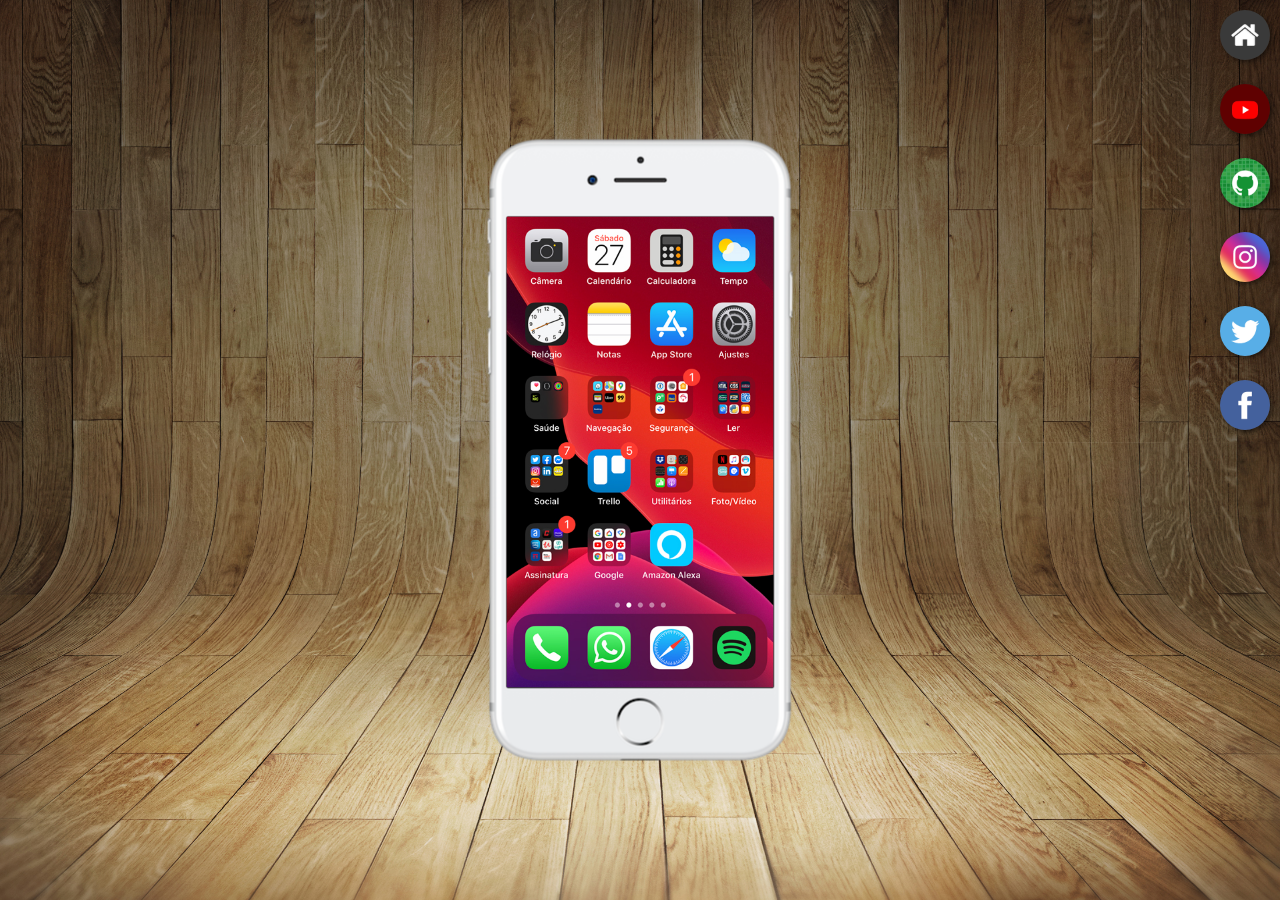
<file: index.html>
<!DOCTYPE html>
<html lang="pt-br">
<head>
    <meta charset="UTF-8">
    <meta name="viewport" content="width=device-width, initial-scale=1.0">
    <link rel="shortcut icon" href="favicon.ico" type="image/x-icon">
    <title>Projeto Redes Sociais</title>
    <link rel="stylesheet" href="estilos/style.css">
</head>
<body>
        <main>

            <section id="telefone">
                <iframe src="home.html" name="tela" id="tela" frameborder="0">
                    Seu navegador não é compatível com isso.
                </iframe>
            </section>
            <section id="redes">
                <a href="home.html" target="tela"> <img src="imagens/logo-home.jpg" alt="Home"></a><br> 
                <a href="youtube.html" target="tela"> <img src="imagens/logo-youtube.jpg" alt="YouTube"></a><br>   
                <a href="github.html" target="tela"> <img src="imagens/logo-github.jpg" alt="GitHub"></a><br> 
                <a href="instagram.html" target="tela"> <img src="imagens/logo-instagram.jpg" alt="Instagram"></a><br>   
                <a href="twitter.html" target="tela"> <img src="imagens/logo-twitter.jpg" alt=""></a><br>  
                <a href="facebook.html" target="tela"> <img src="imagens/logo-facebook.jpg" alt=""></a>
                
            </section>

        </main>
</body>
</html>
</file>
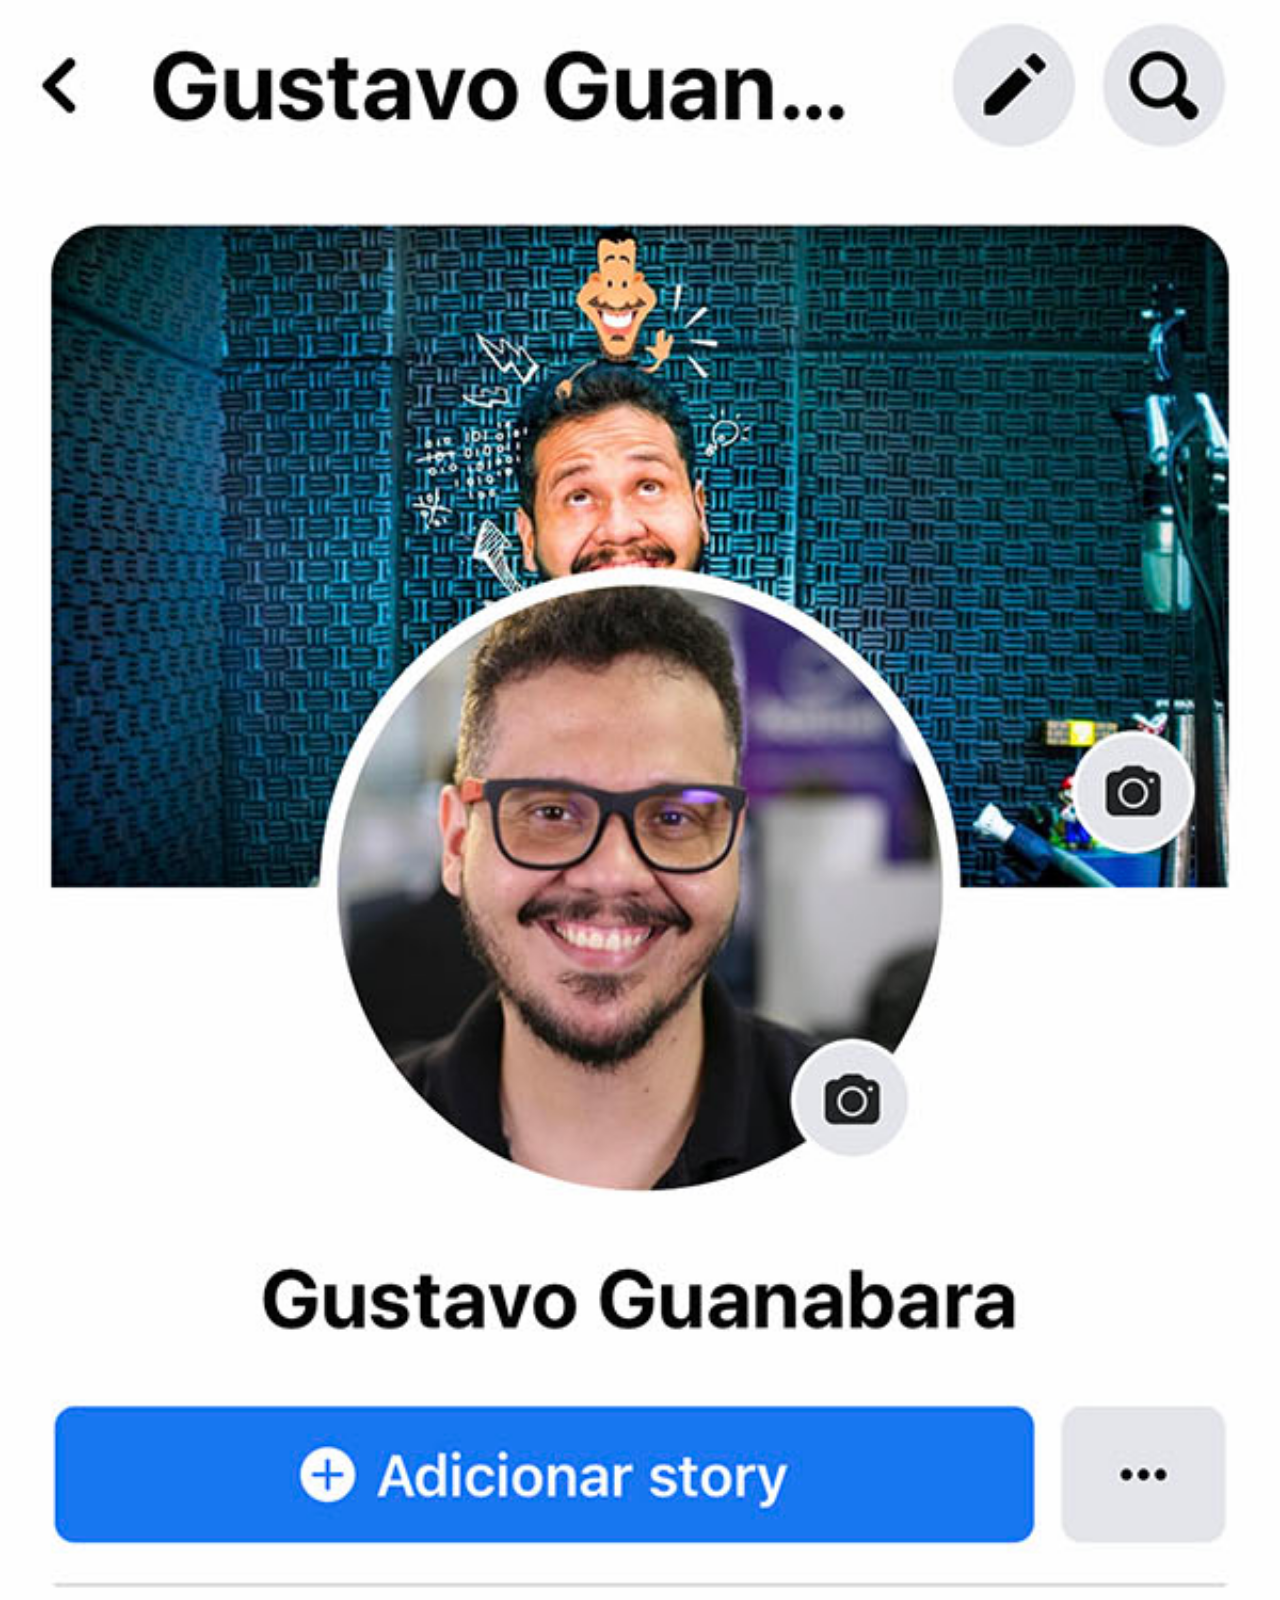
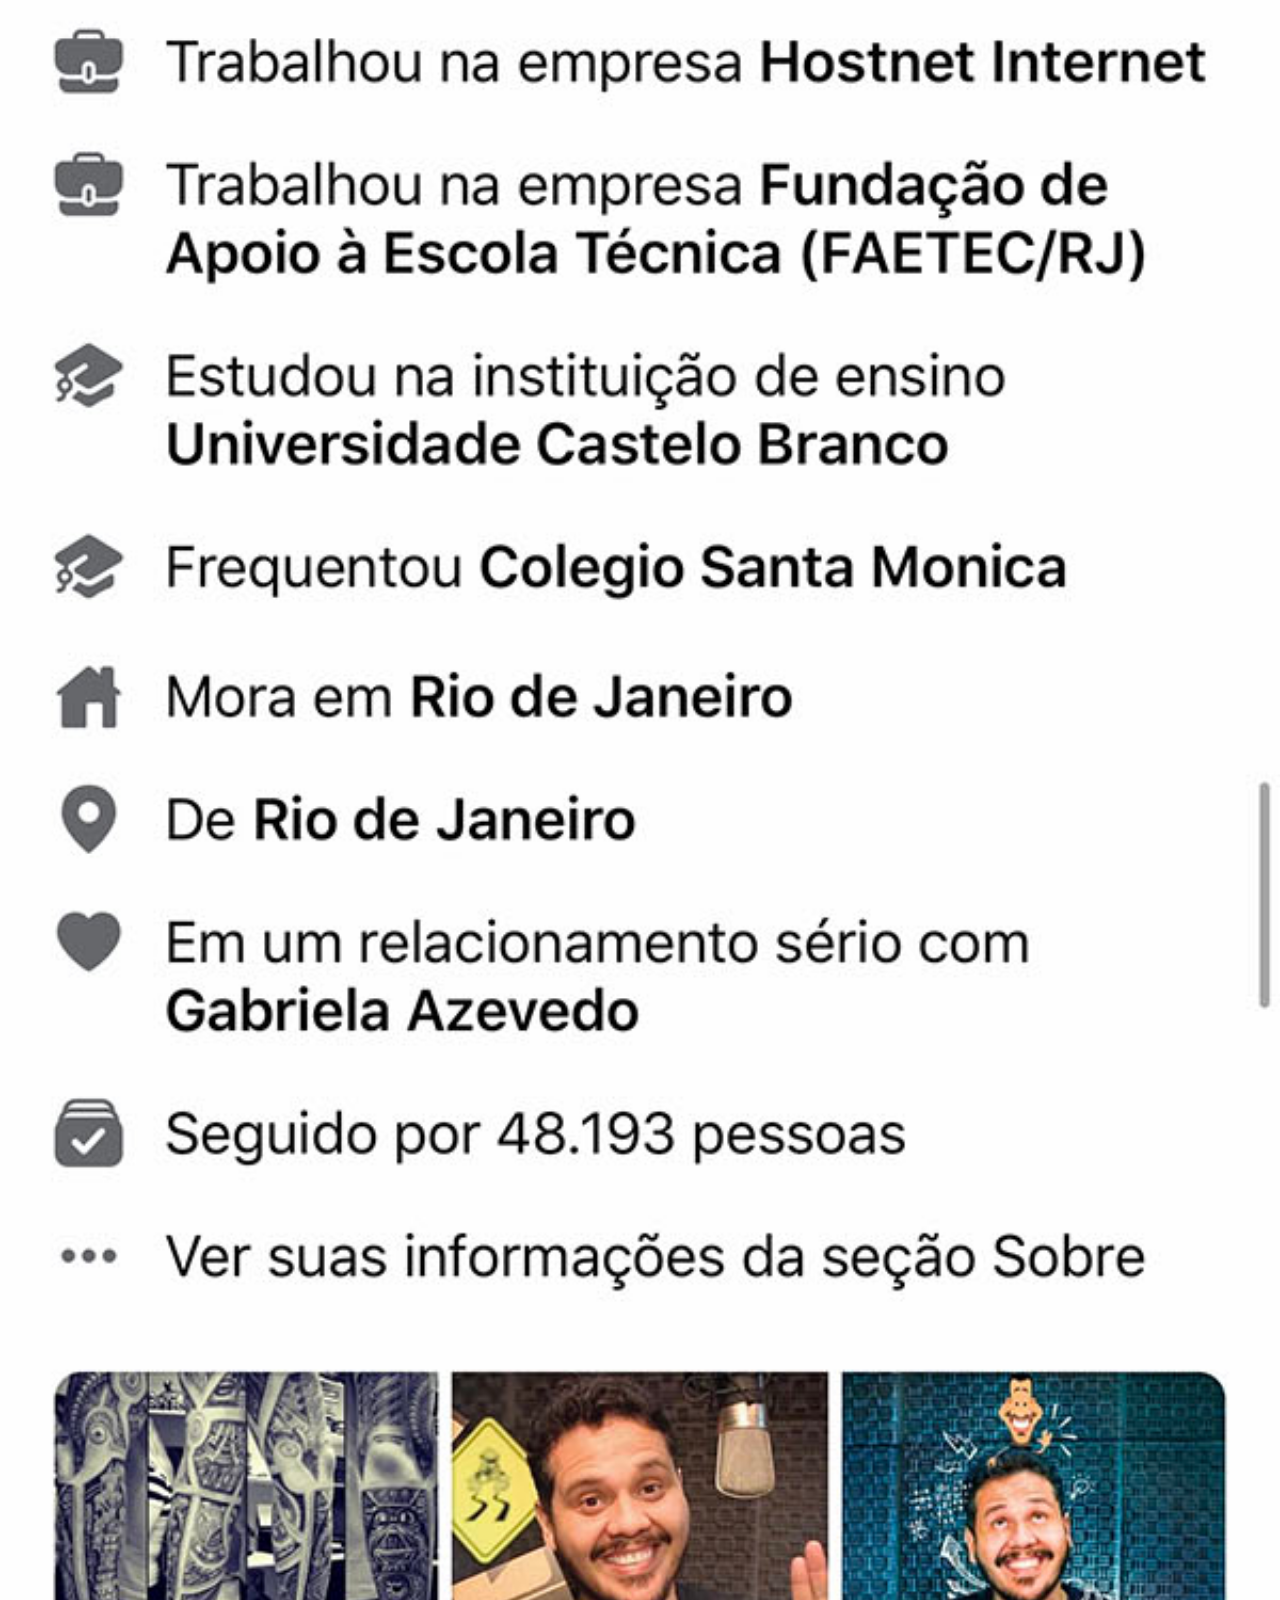
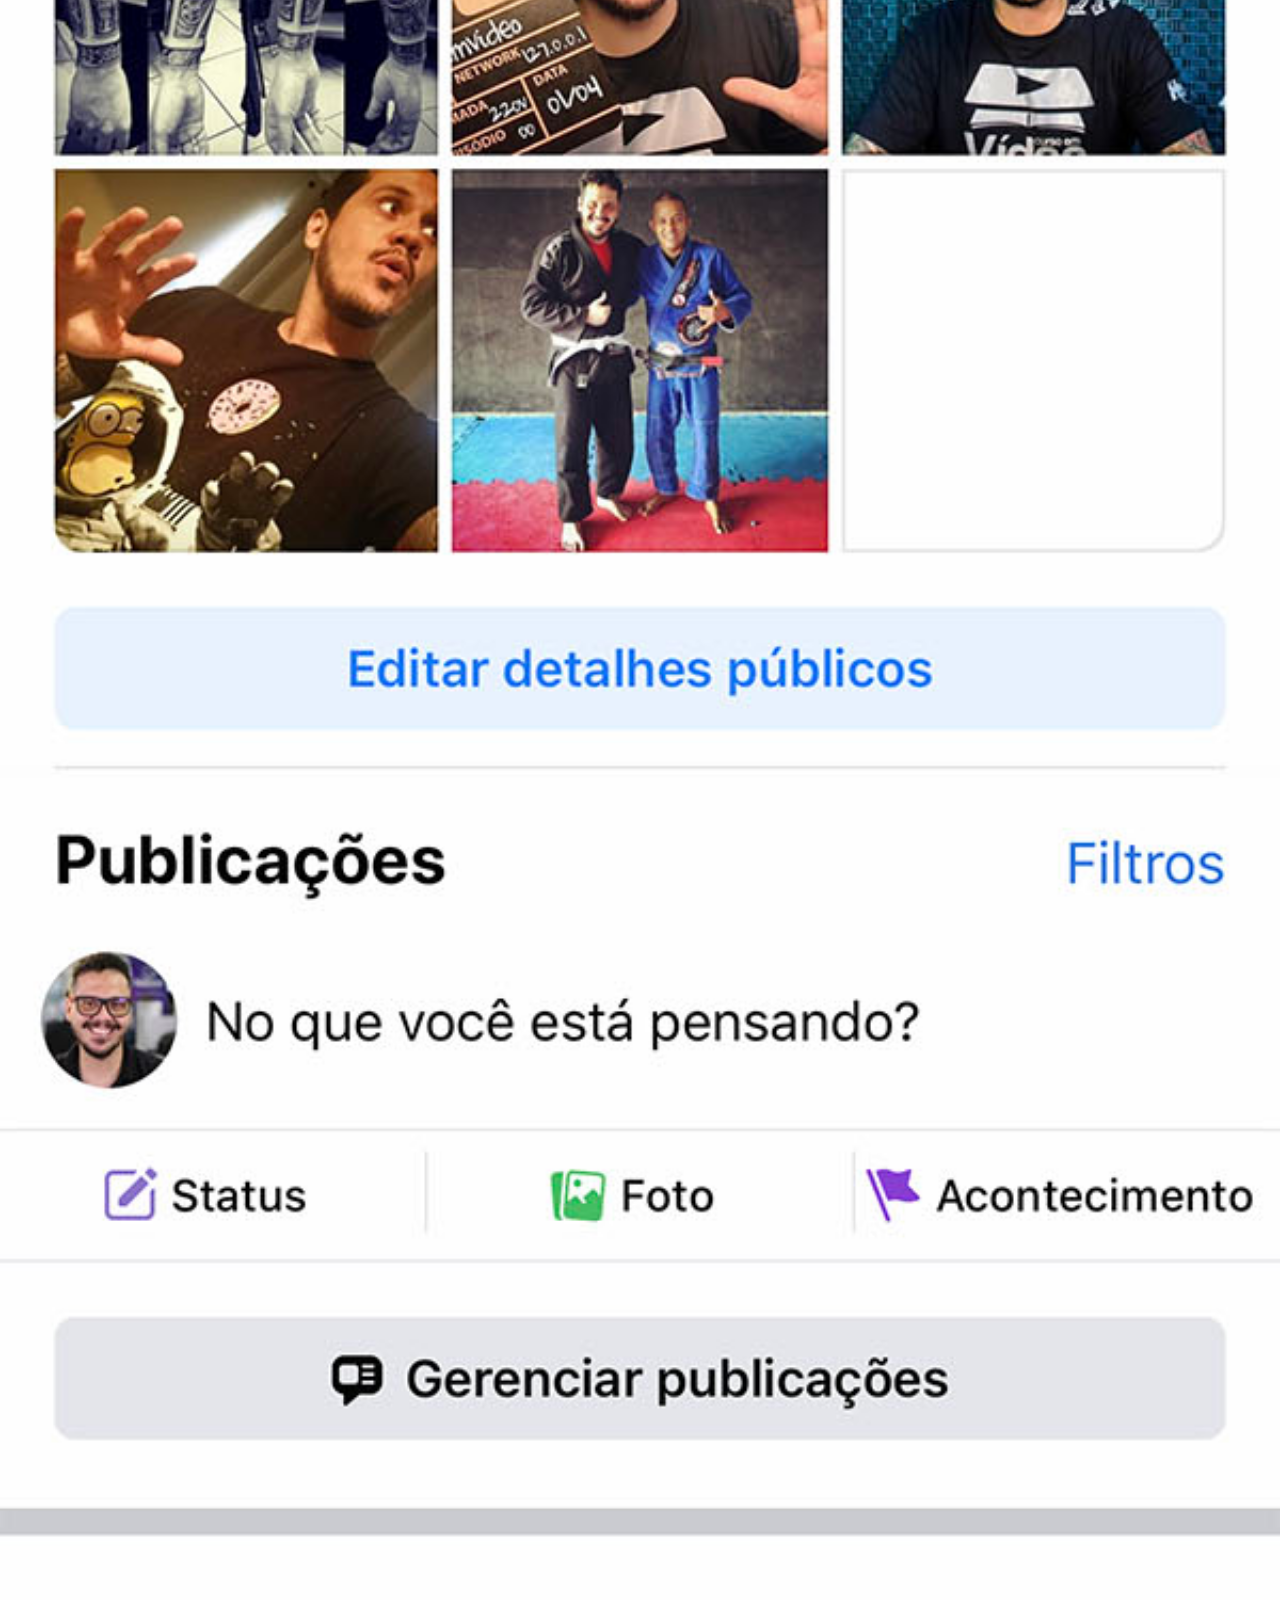
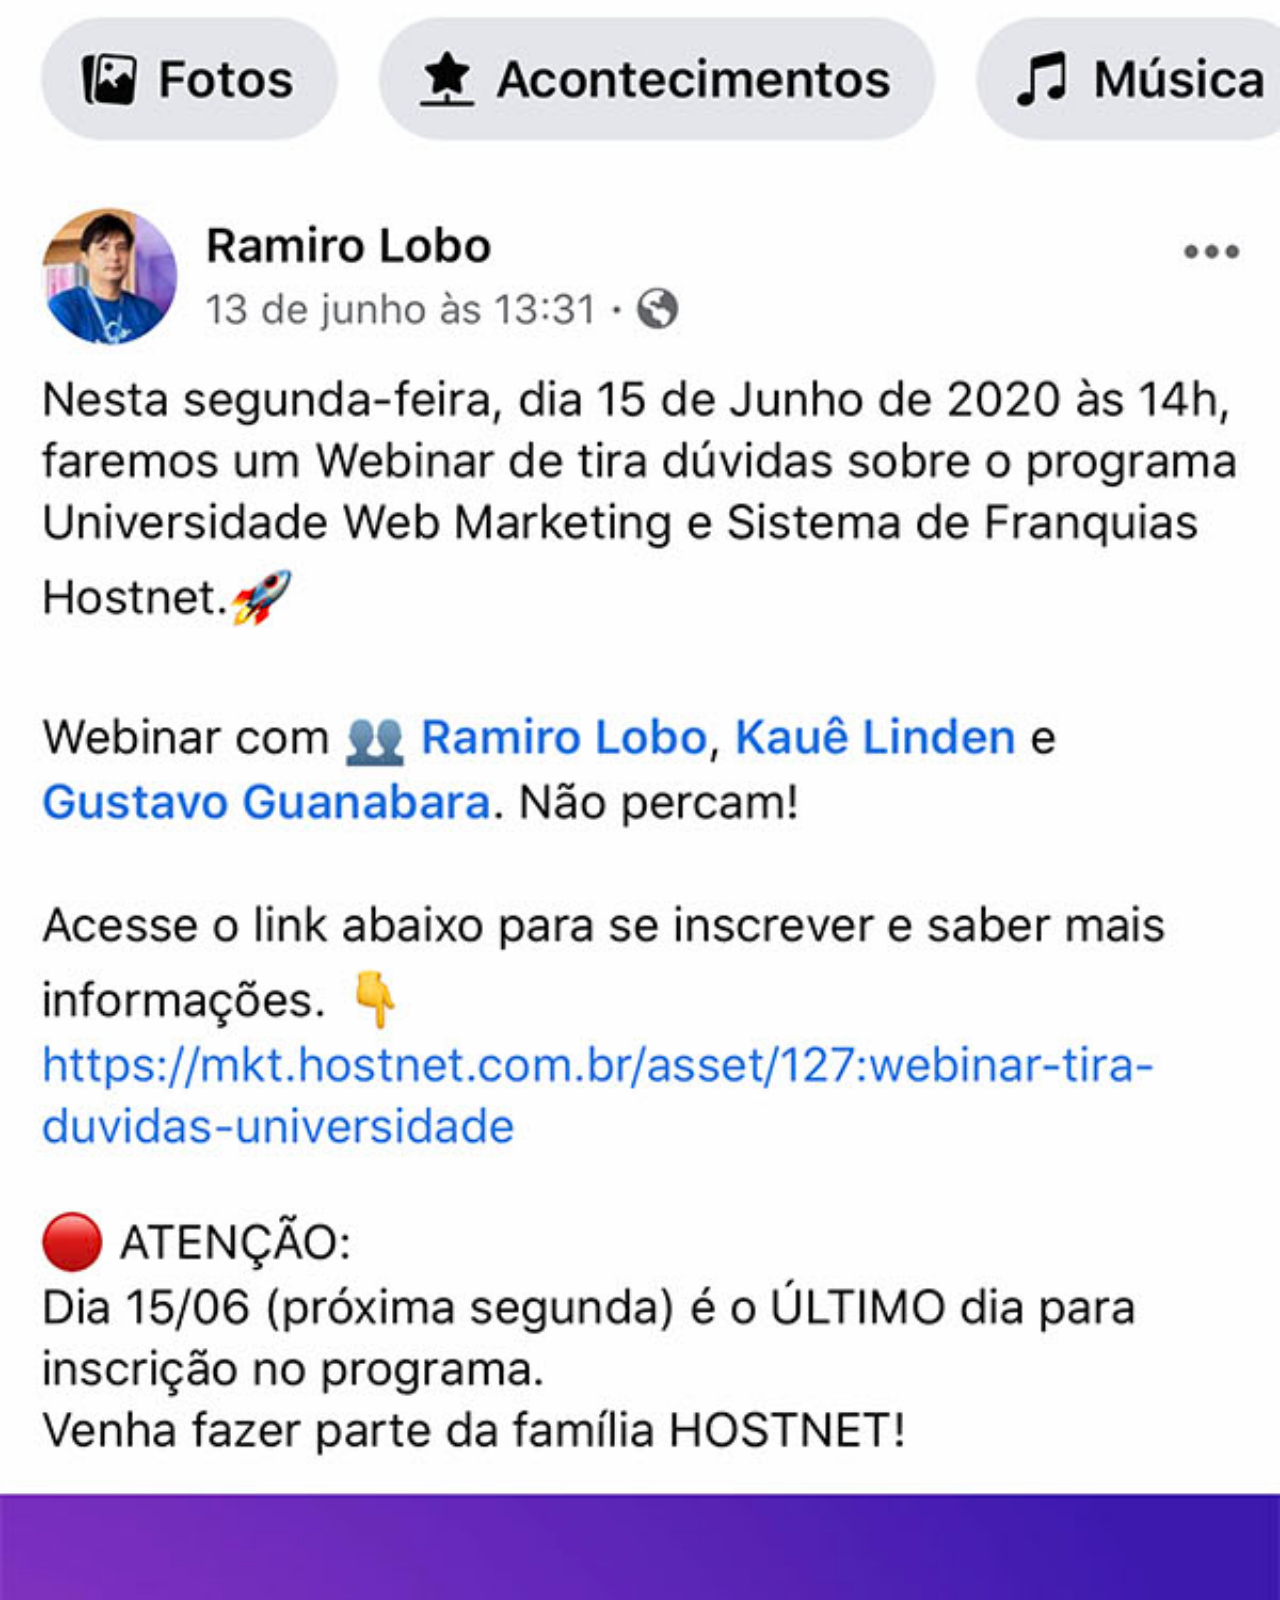
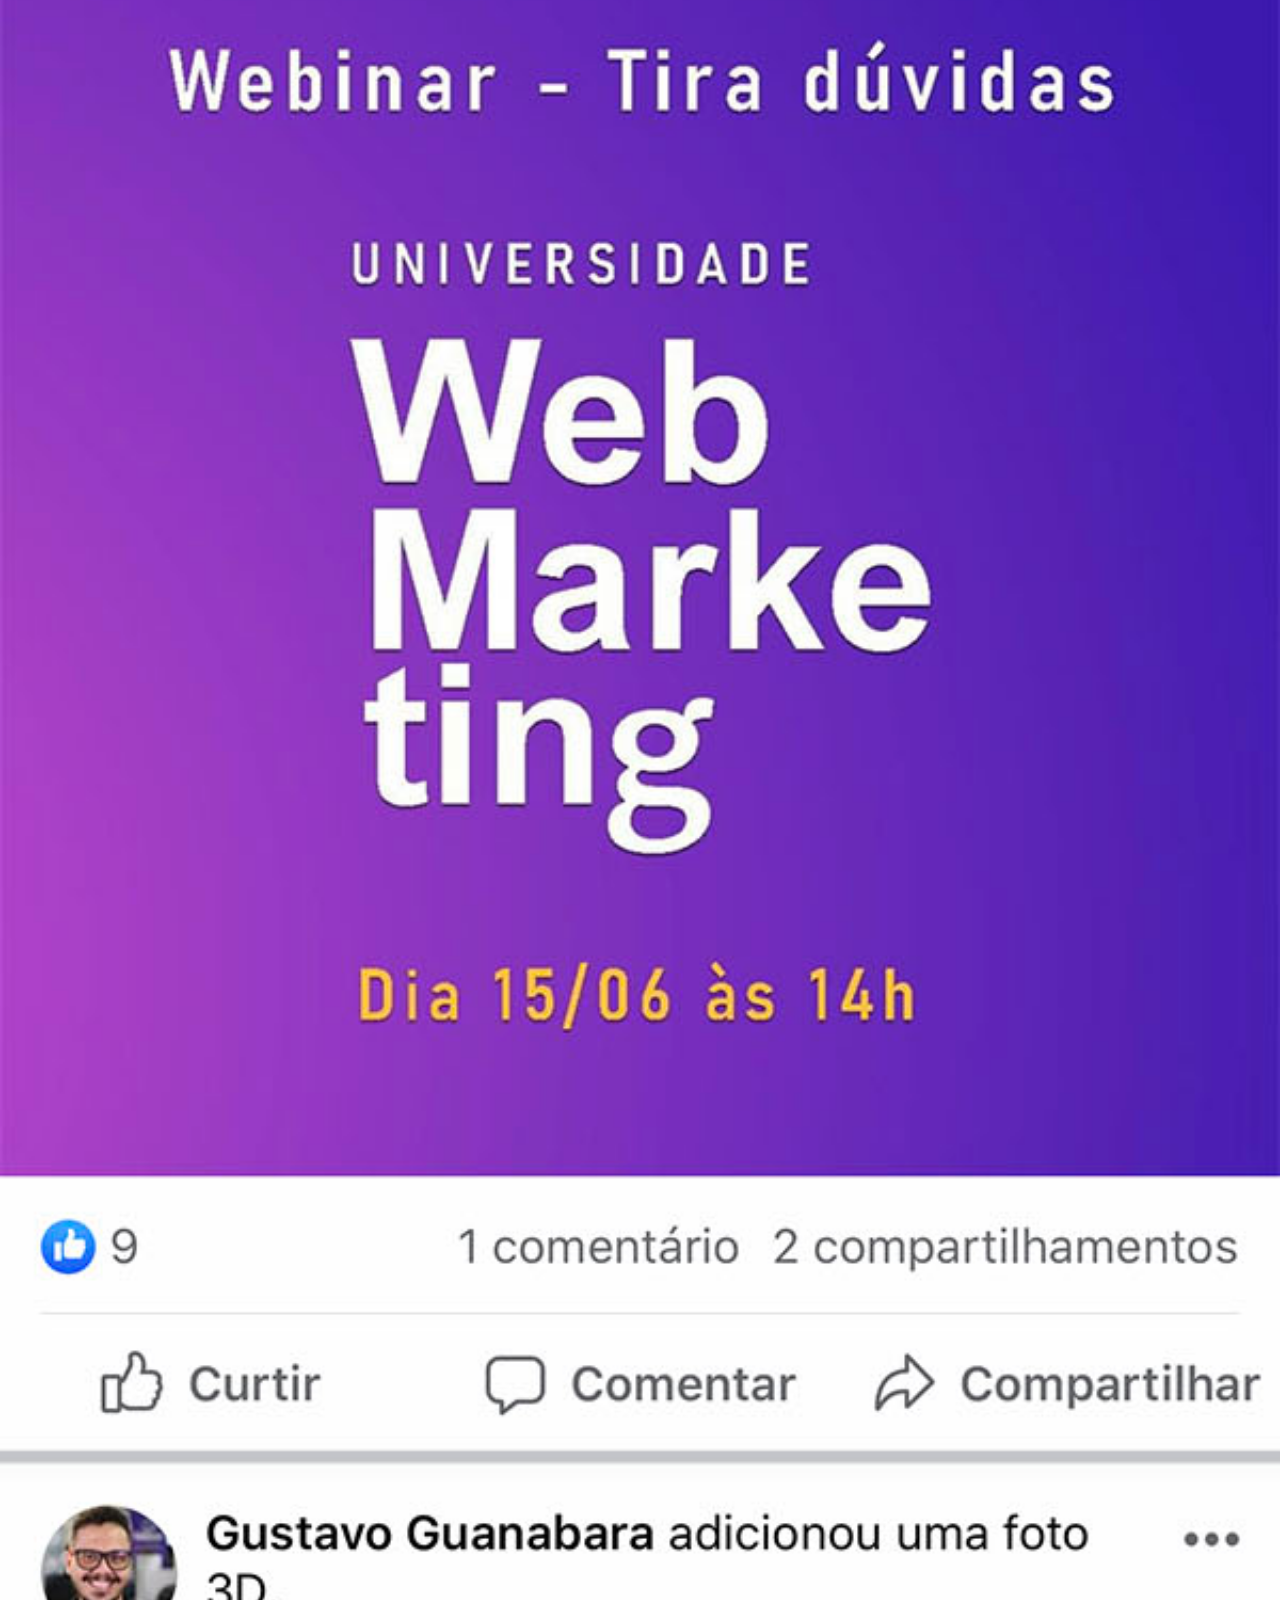
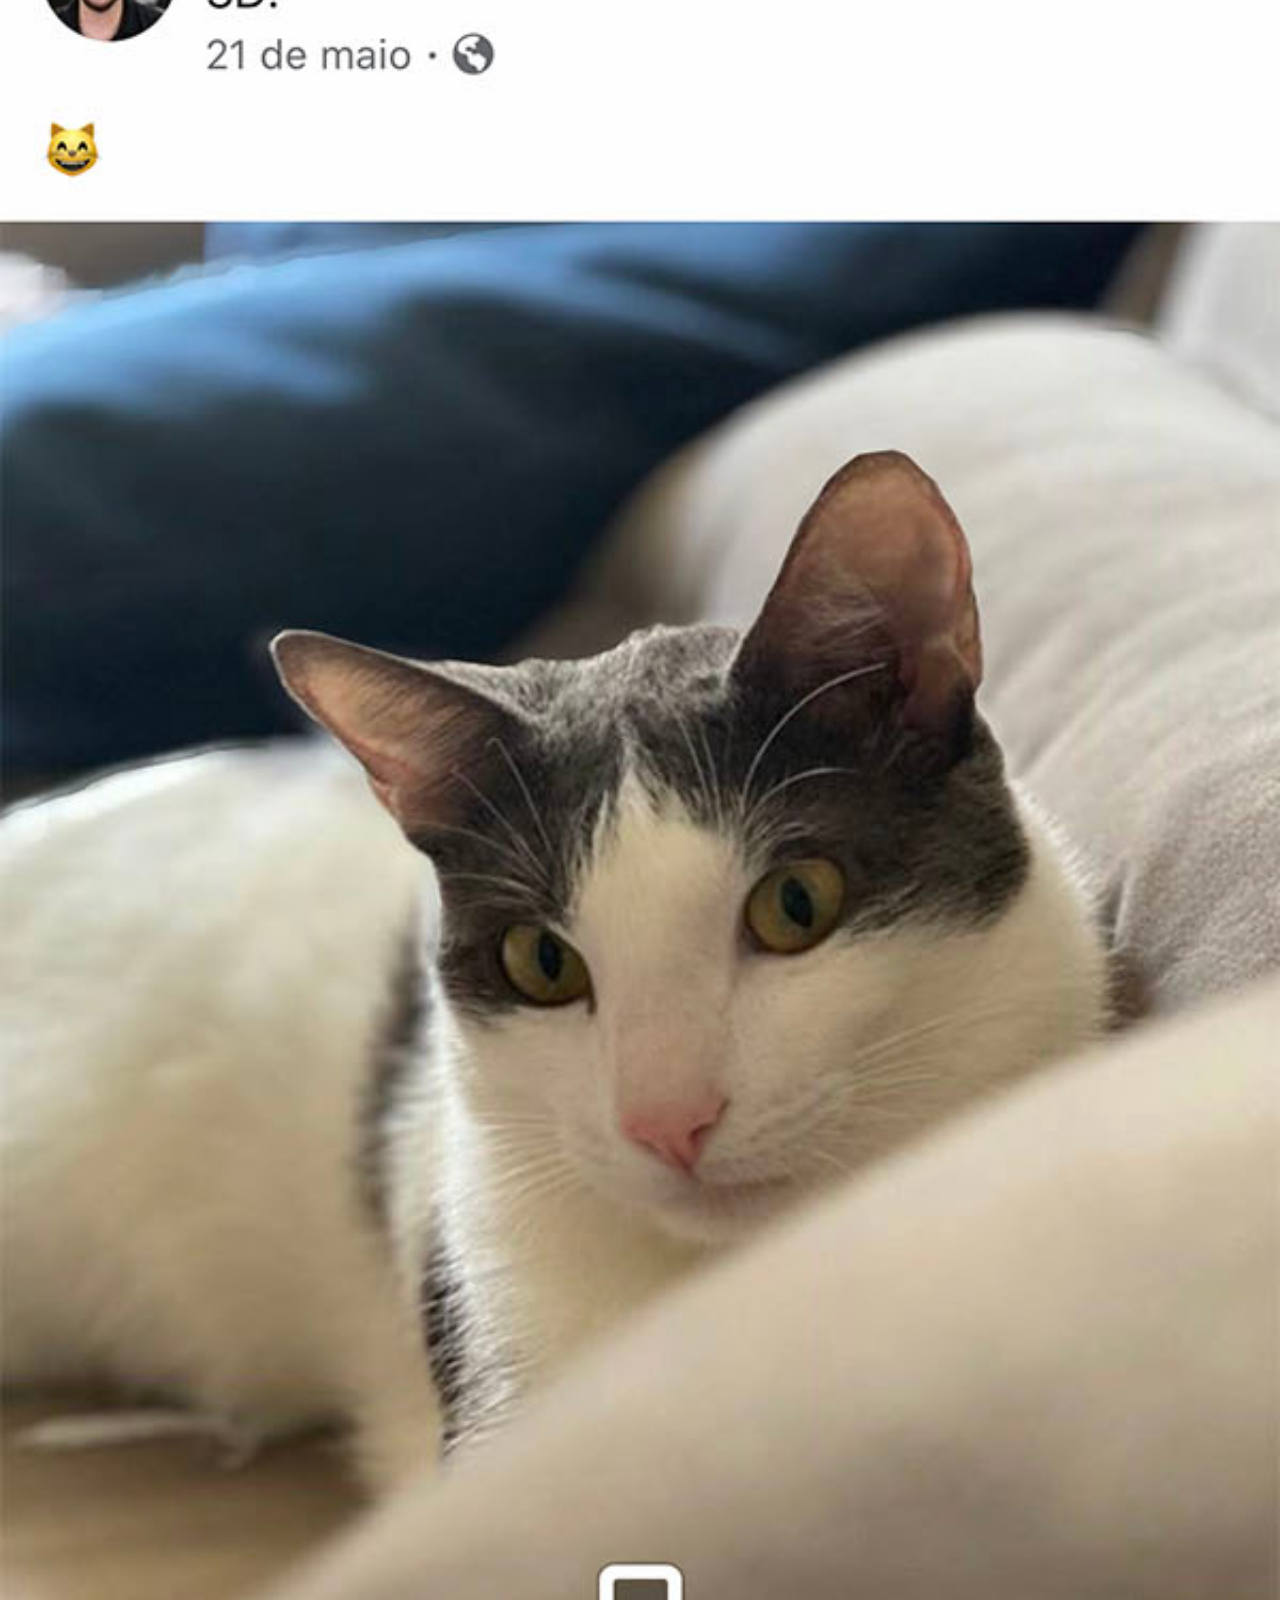
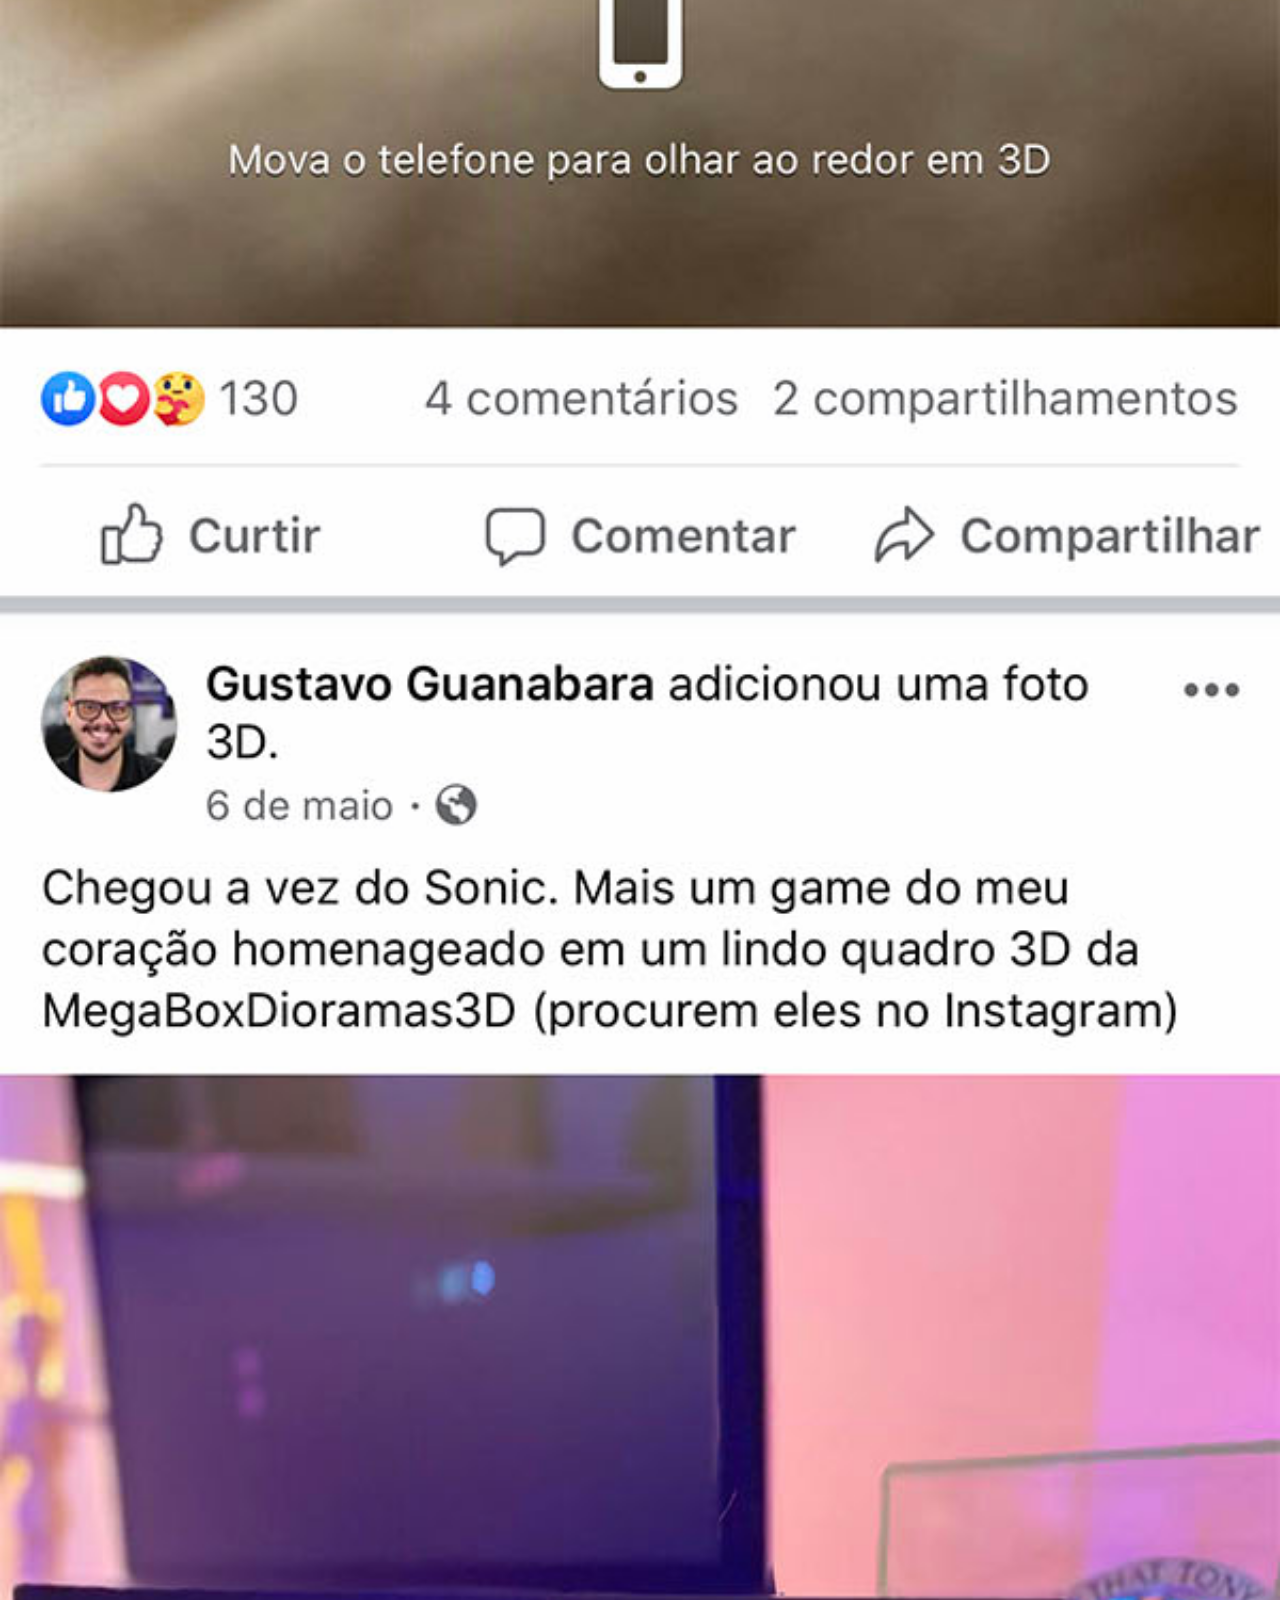
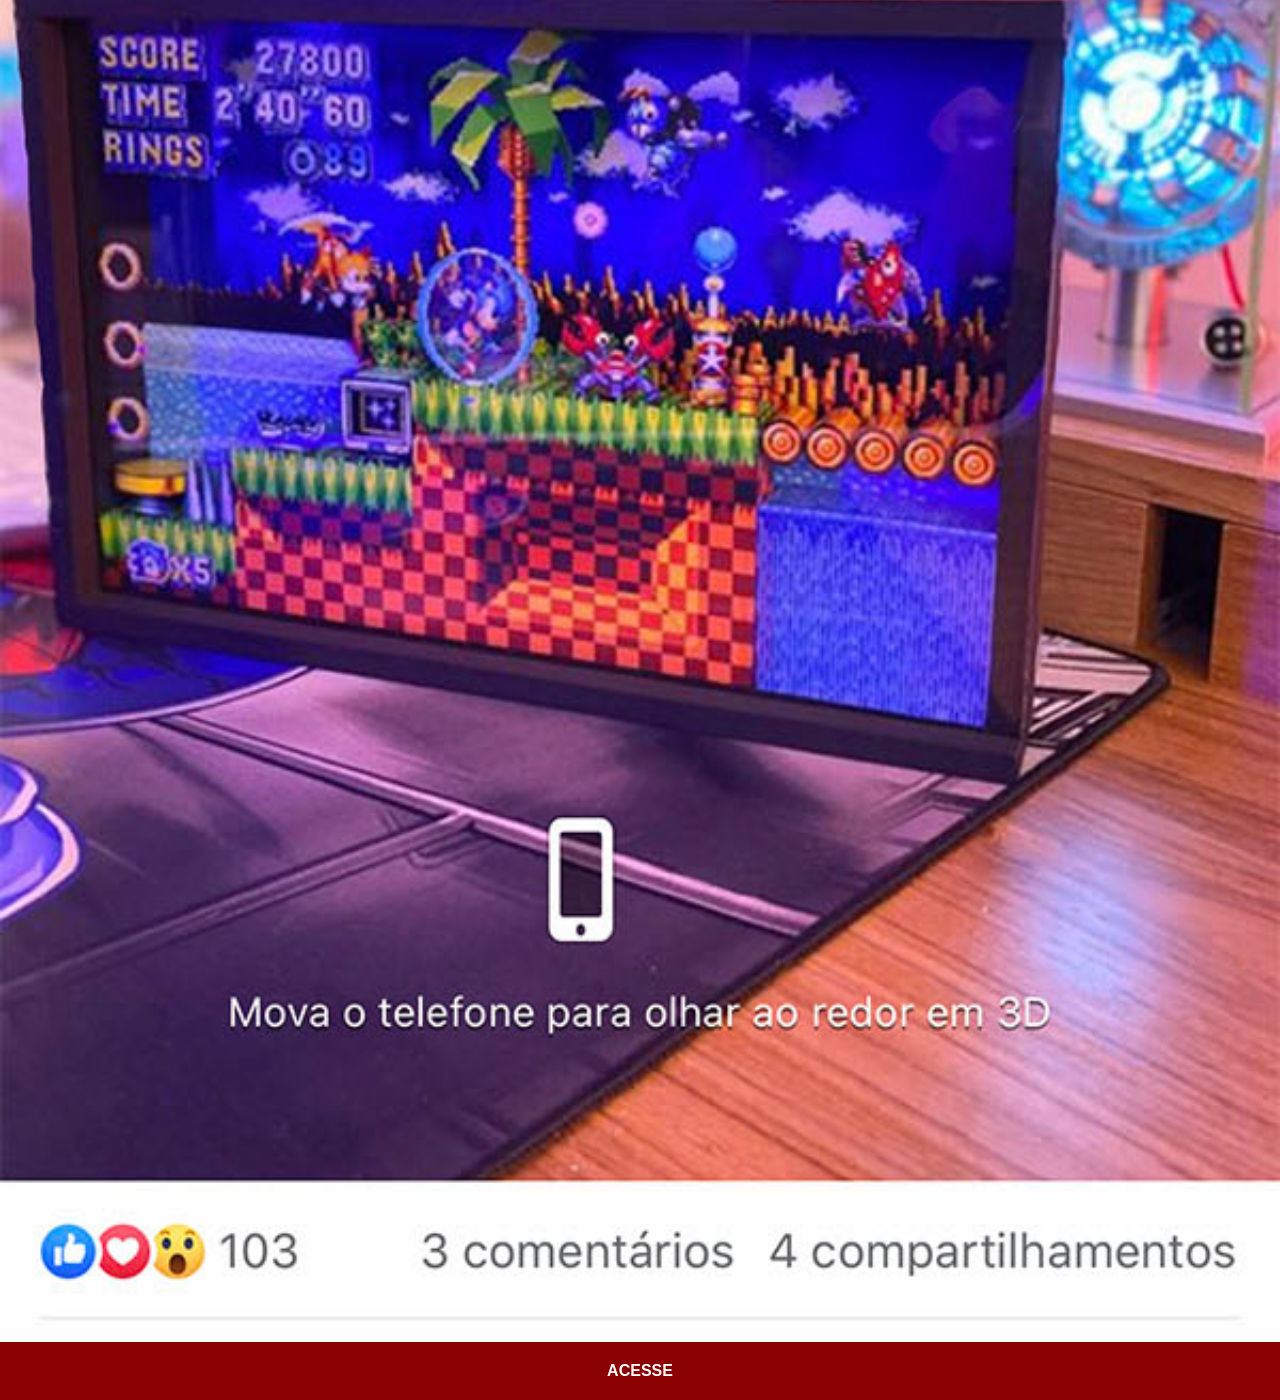
<file: facebook.html>
<!DOCTYPE html>
<html lang="pt-br">
<head>
    <meta charset="UTF-8">
    <meta name="viewport" content="width=device-width, initial-scale=1.0">
    <title>Facebook</title>
    <link rel="stylesheet" href="estilos/socials.css">
</head>
<body>
    <img src="imagens/tela-facebook.jpg" alt="GitHub">
    <a href="https://www.instagram.com/gustavoguanabara" target="_blank"> ACESSE</a>
</body>
</html>
</file>
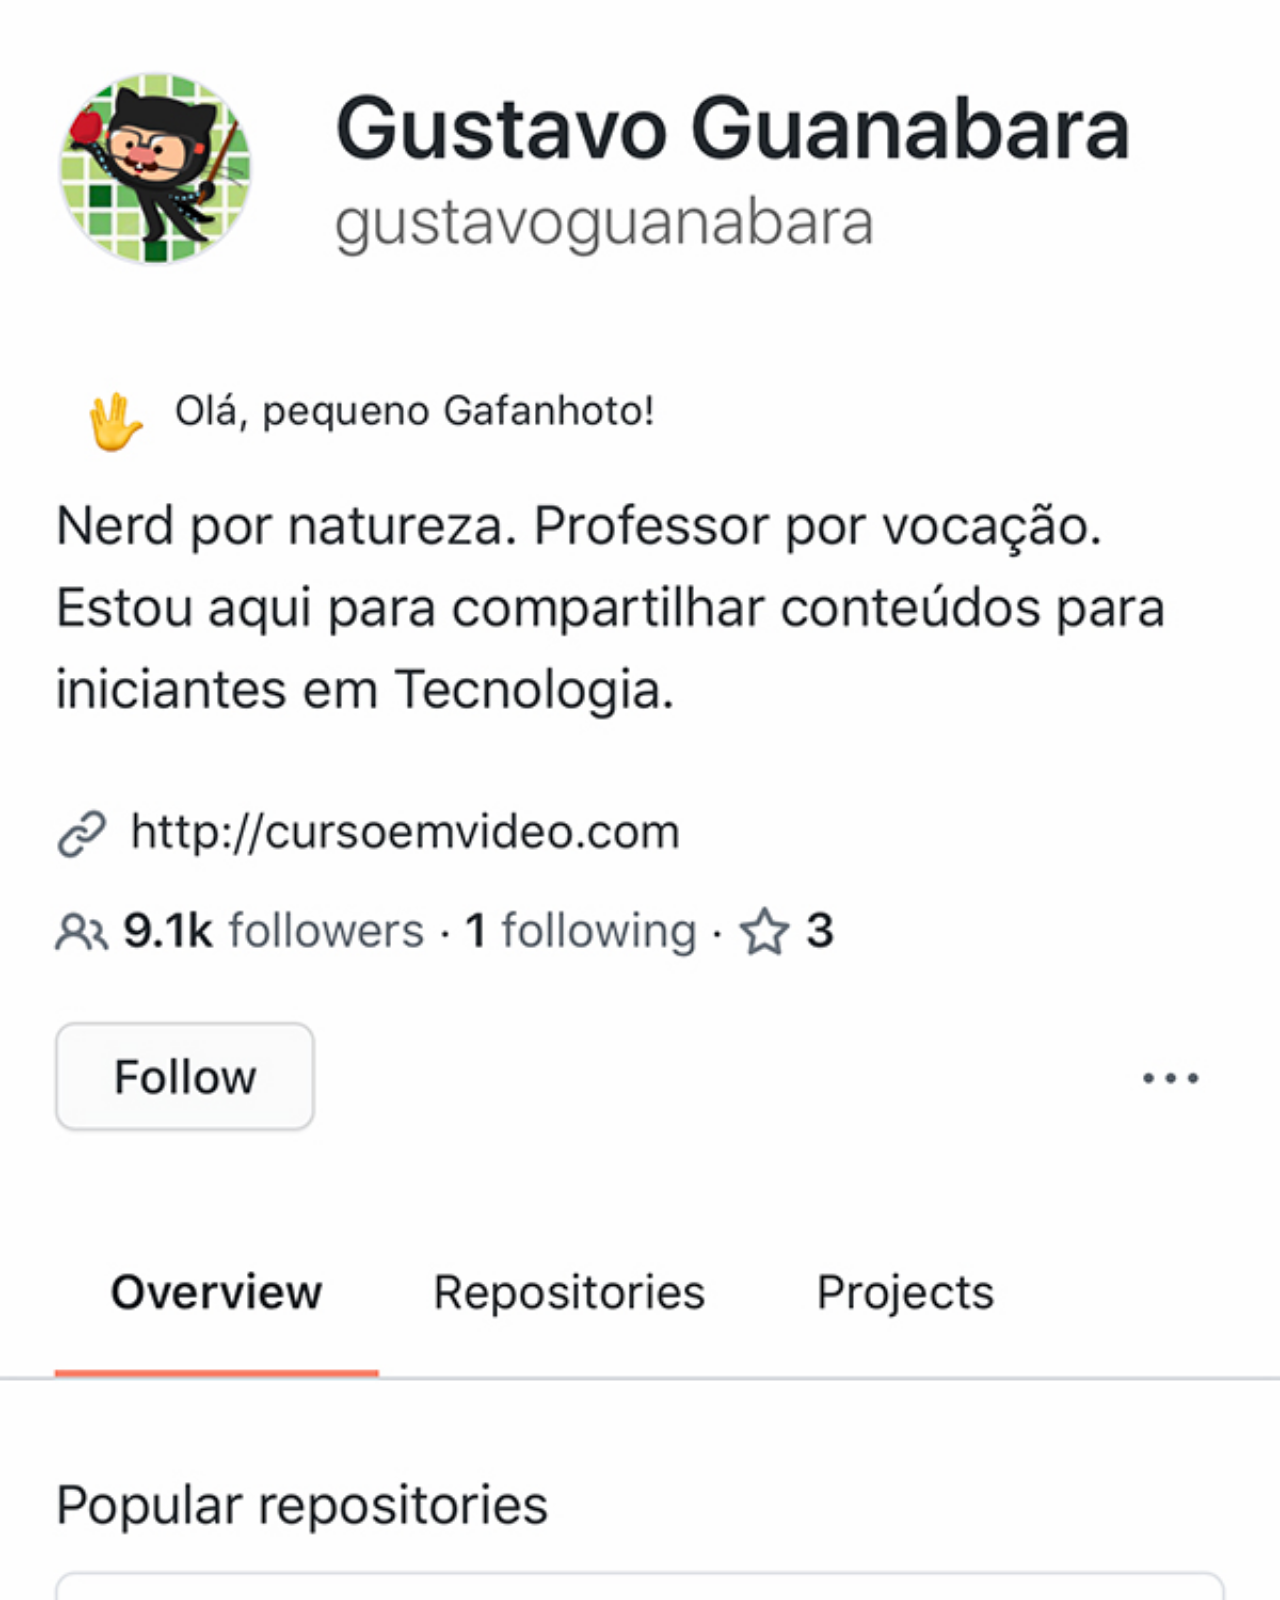
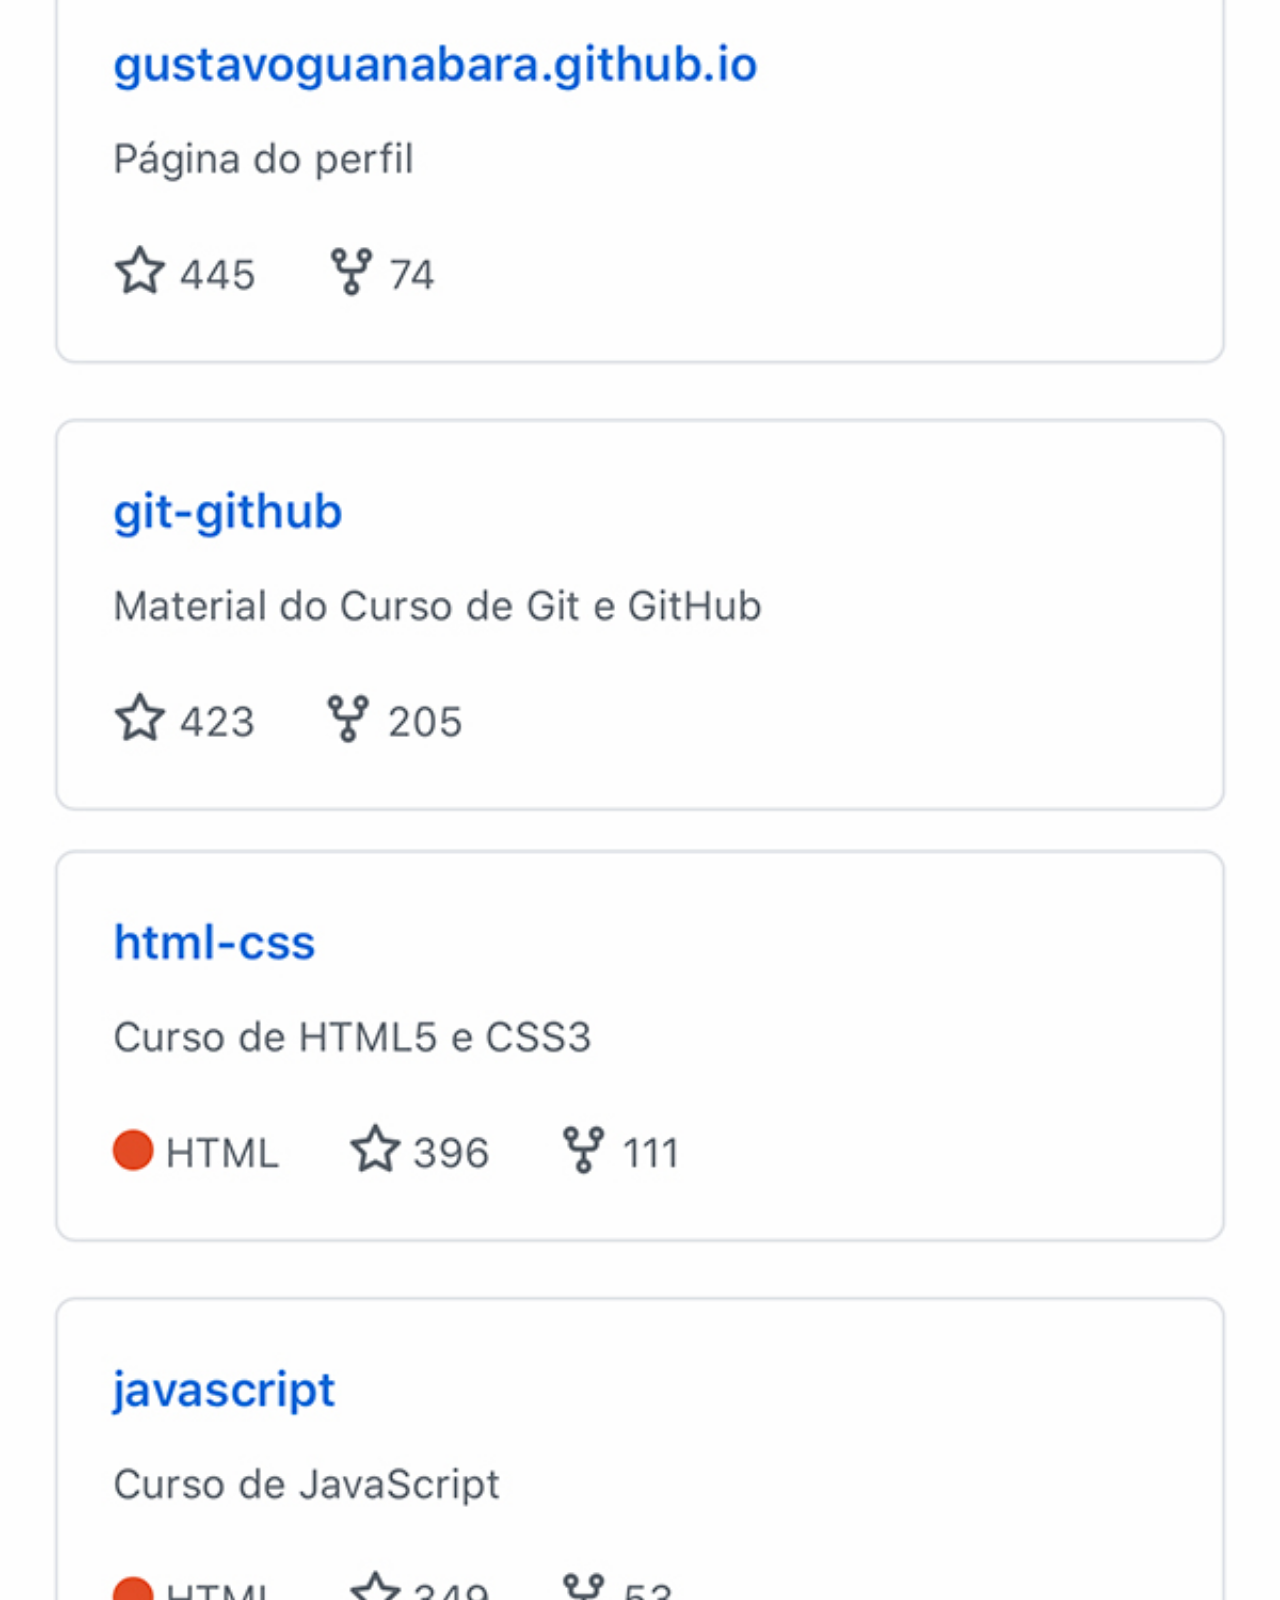
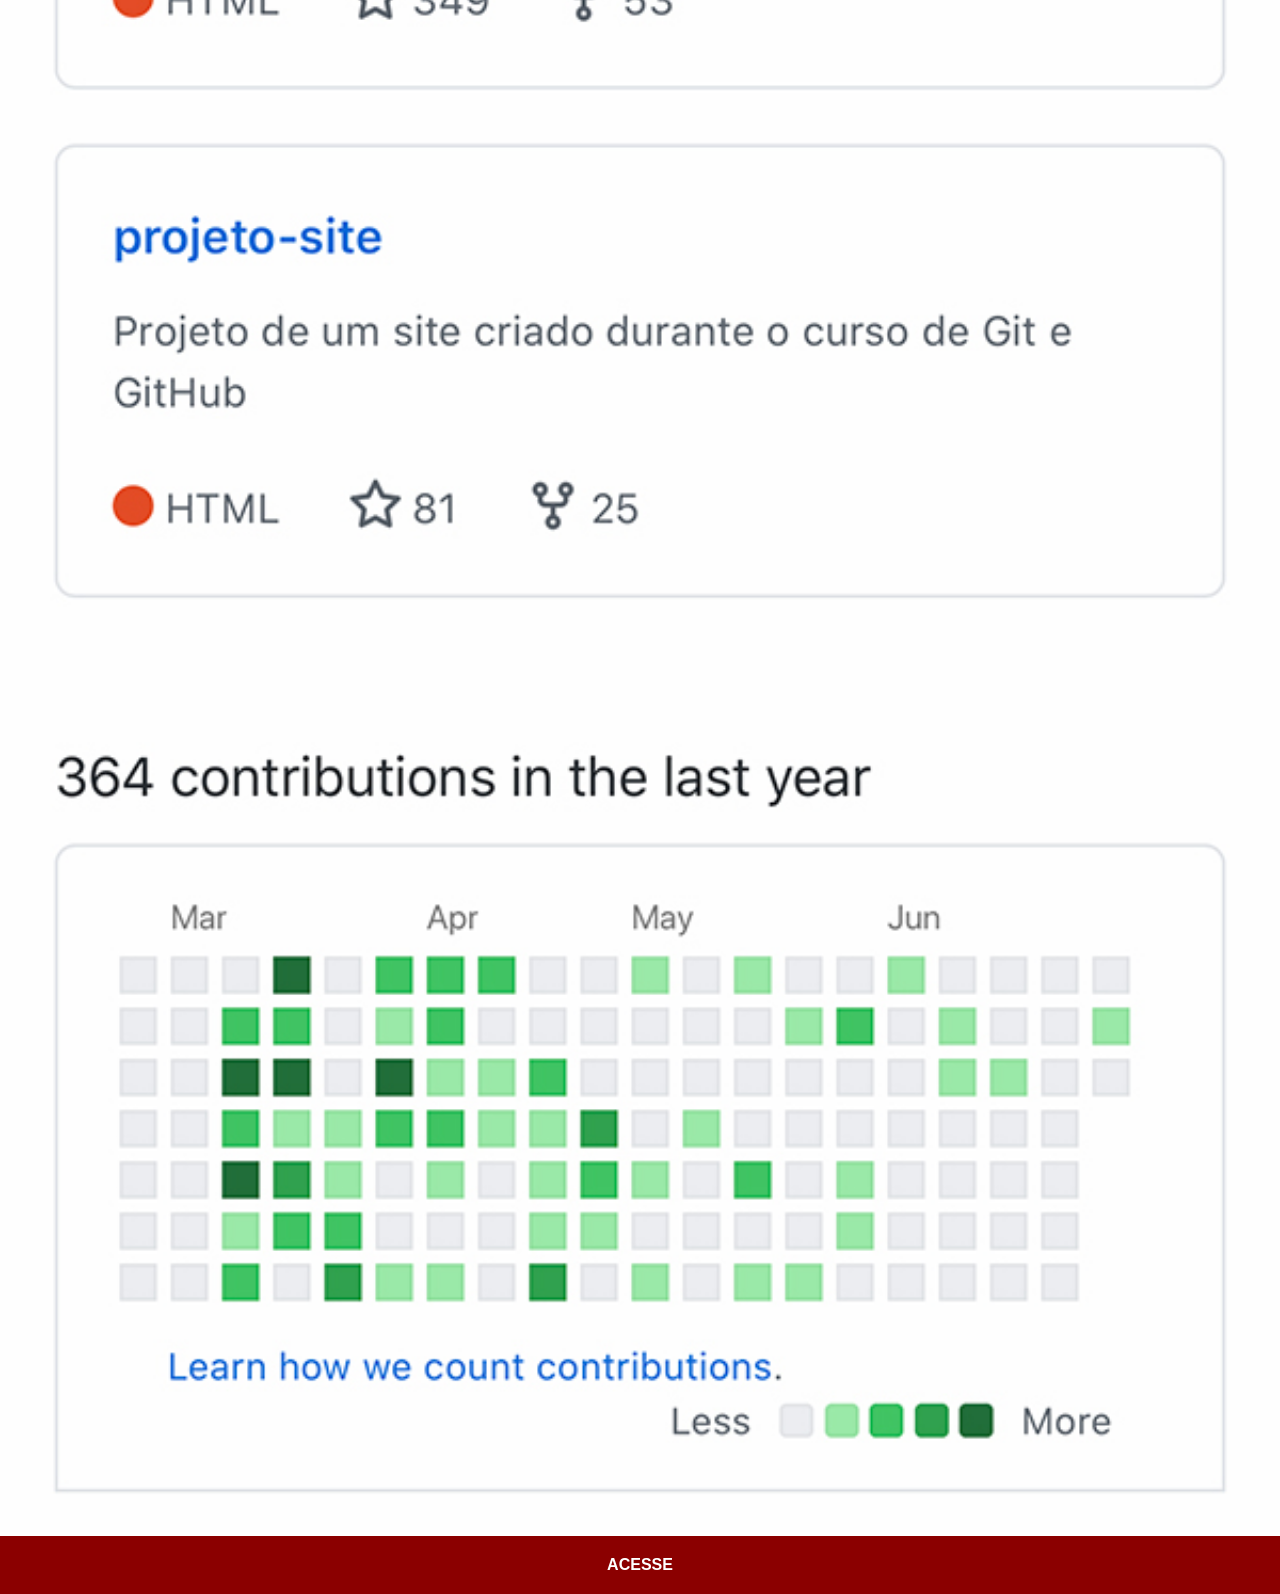
<file: github.html>
<!DOCTYPE html>
<html lang="pt-br">
<head>
    <meta charset="UTF-8">
    <meta name="viewport" content="width=device-width, initial-scale=1.0">
    <title>GitHub</title>
    <link rel="stylesheet" href="estilos/socials.css">
</head>
<body>
    <img src="imagens/tela-github.jpg" alt="GitHub">
    <a href="https://github.com/gustavoguanabara" target="_blank"> ACESSE</a>
</body>
</html>
</file>
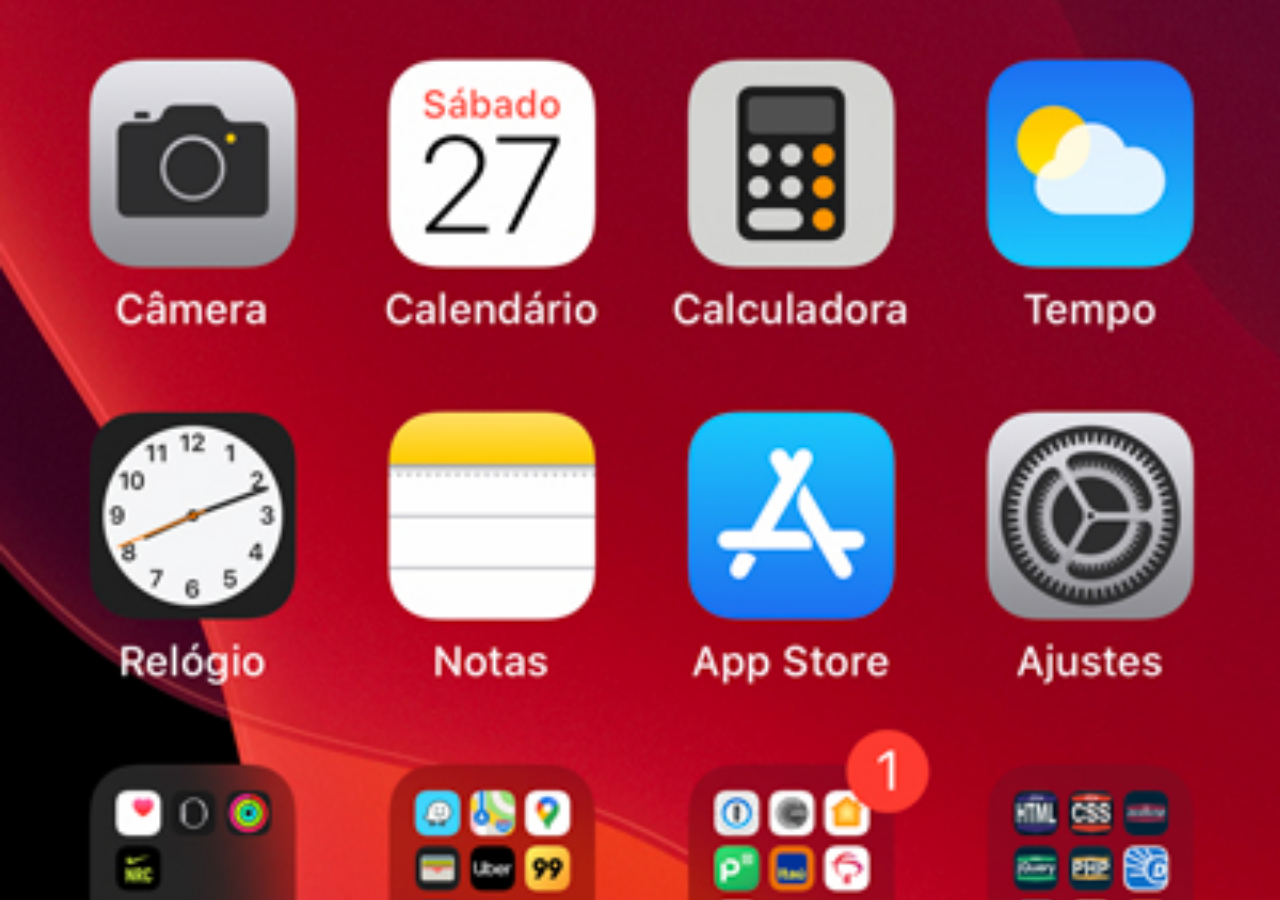
<file: home.html>
<!DOCTYPE html>
<html lang="pt-br">
<head>
    <meta charset="UTF-8">
    <meta name="viewport" content="width=device-width, initial-scale=1.0">
    <title>Home</title>
    <style>
        *{
            margin: 0px;
            padding: 0px;
        }

        body{
            height: 100vh;
            width: 100vw;
            background: url('imagens/tela-home.jpg') no-repeat top center;
            background-size: cover;
        }
    </style>
</head>
<body>
    
</body>
</html>
</file>
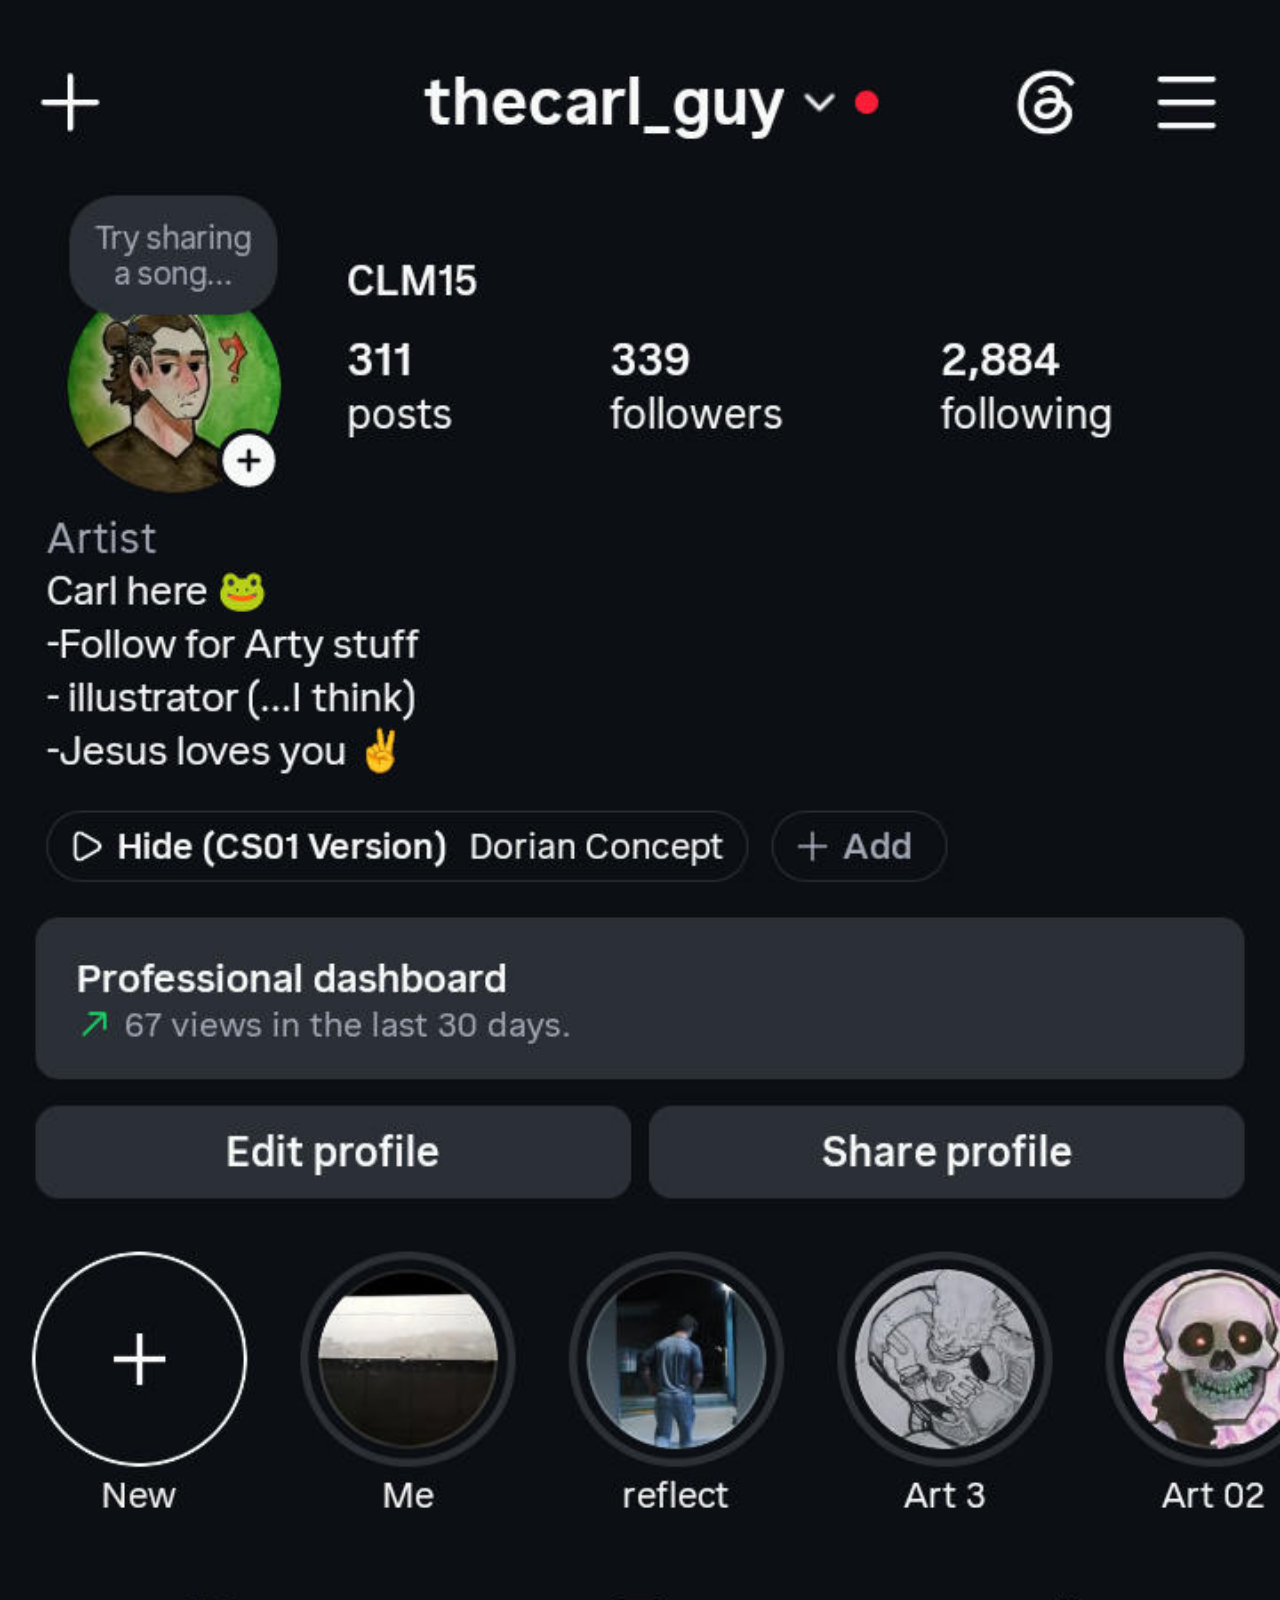
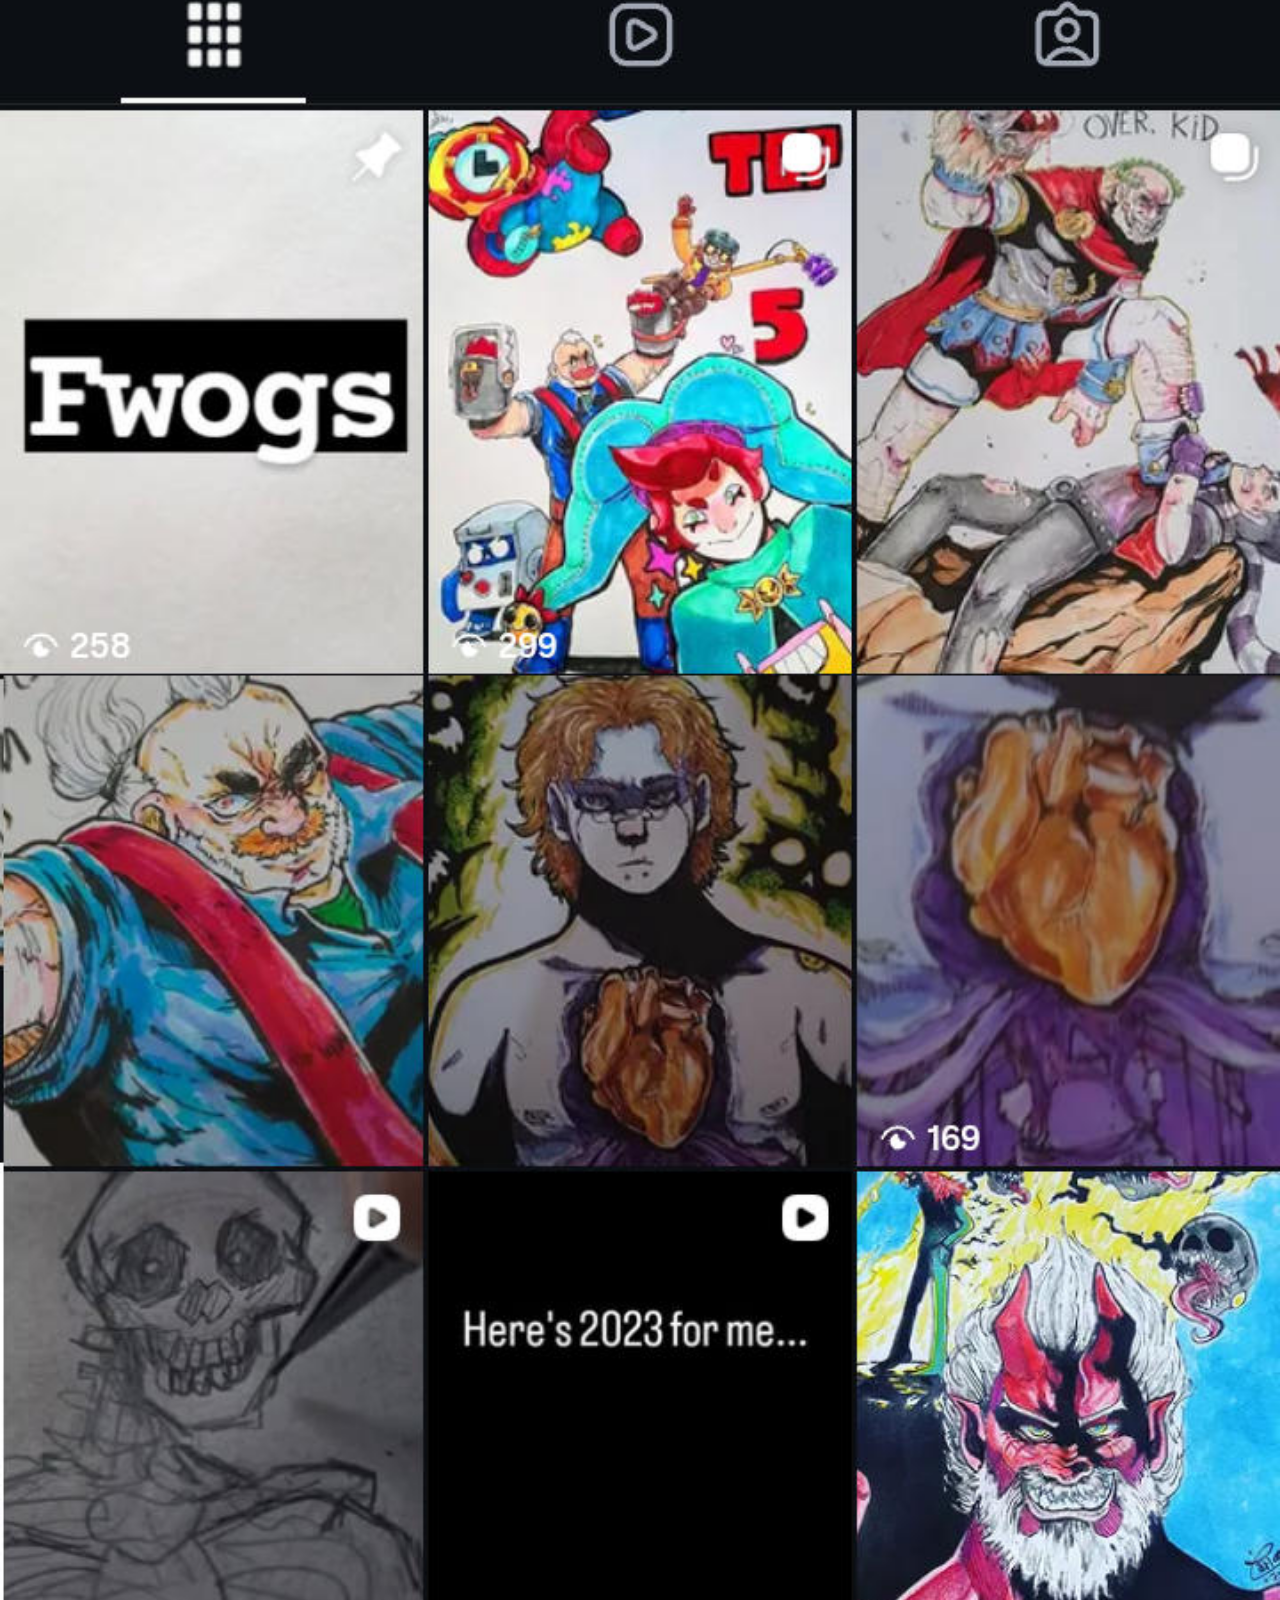
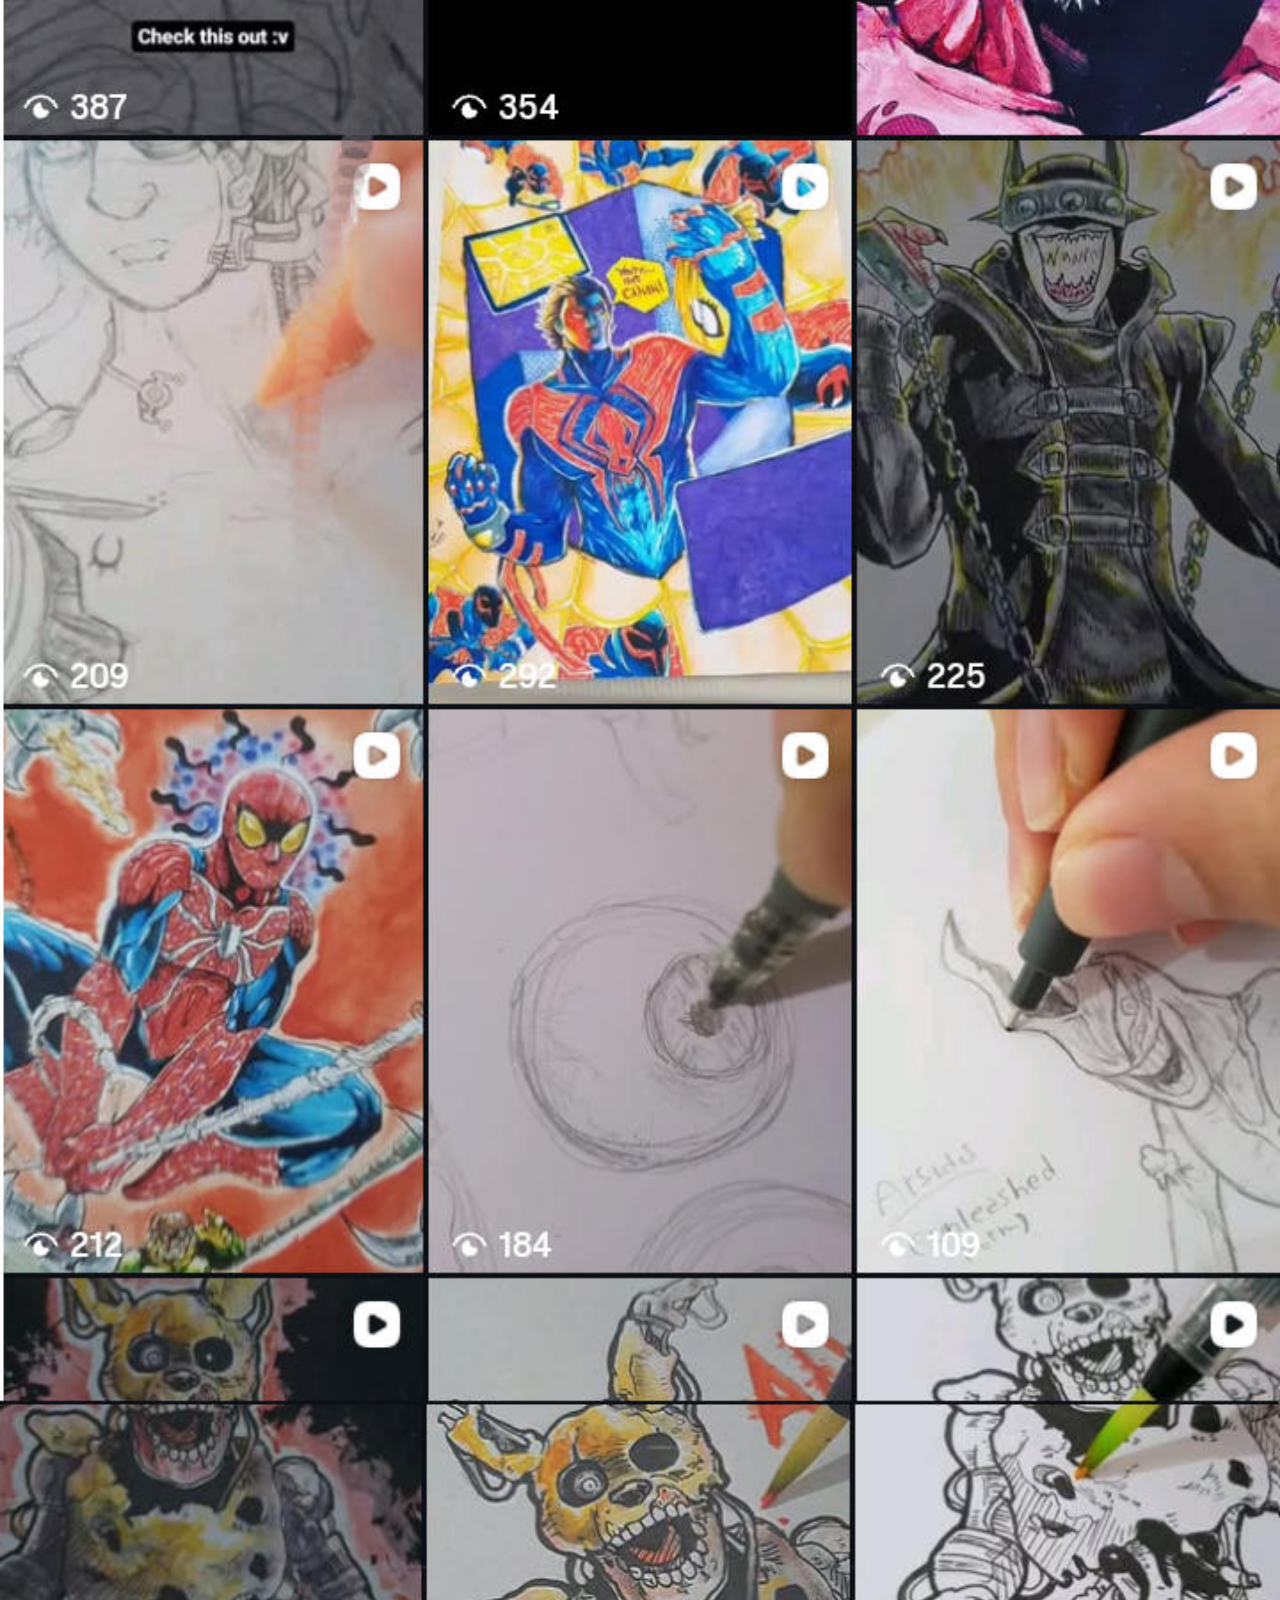
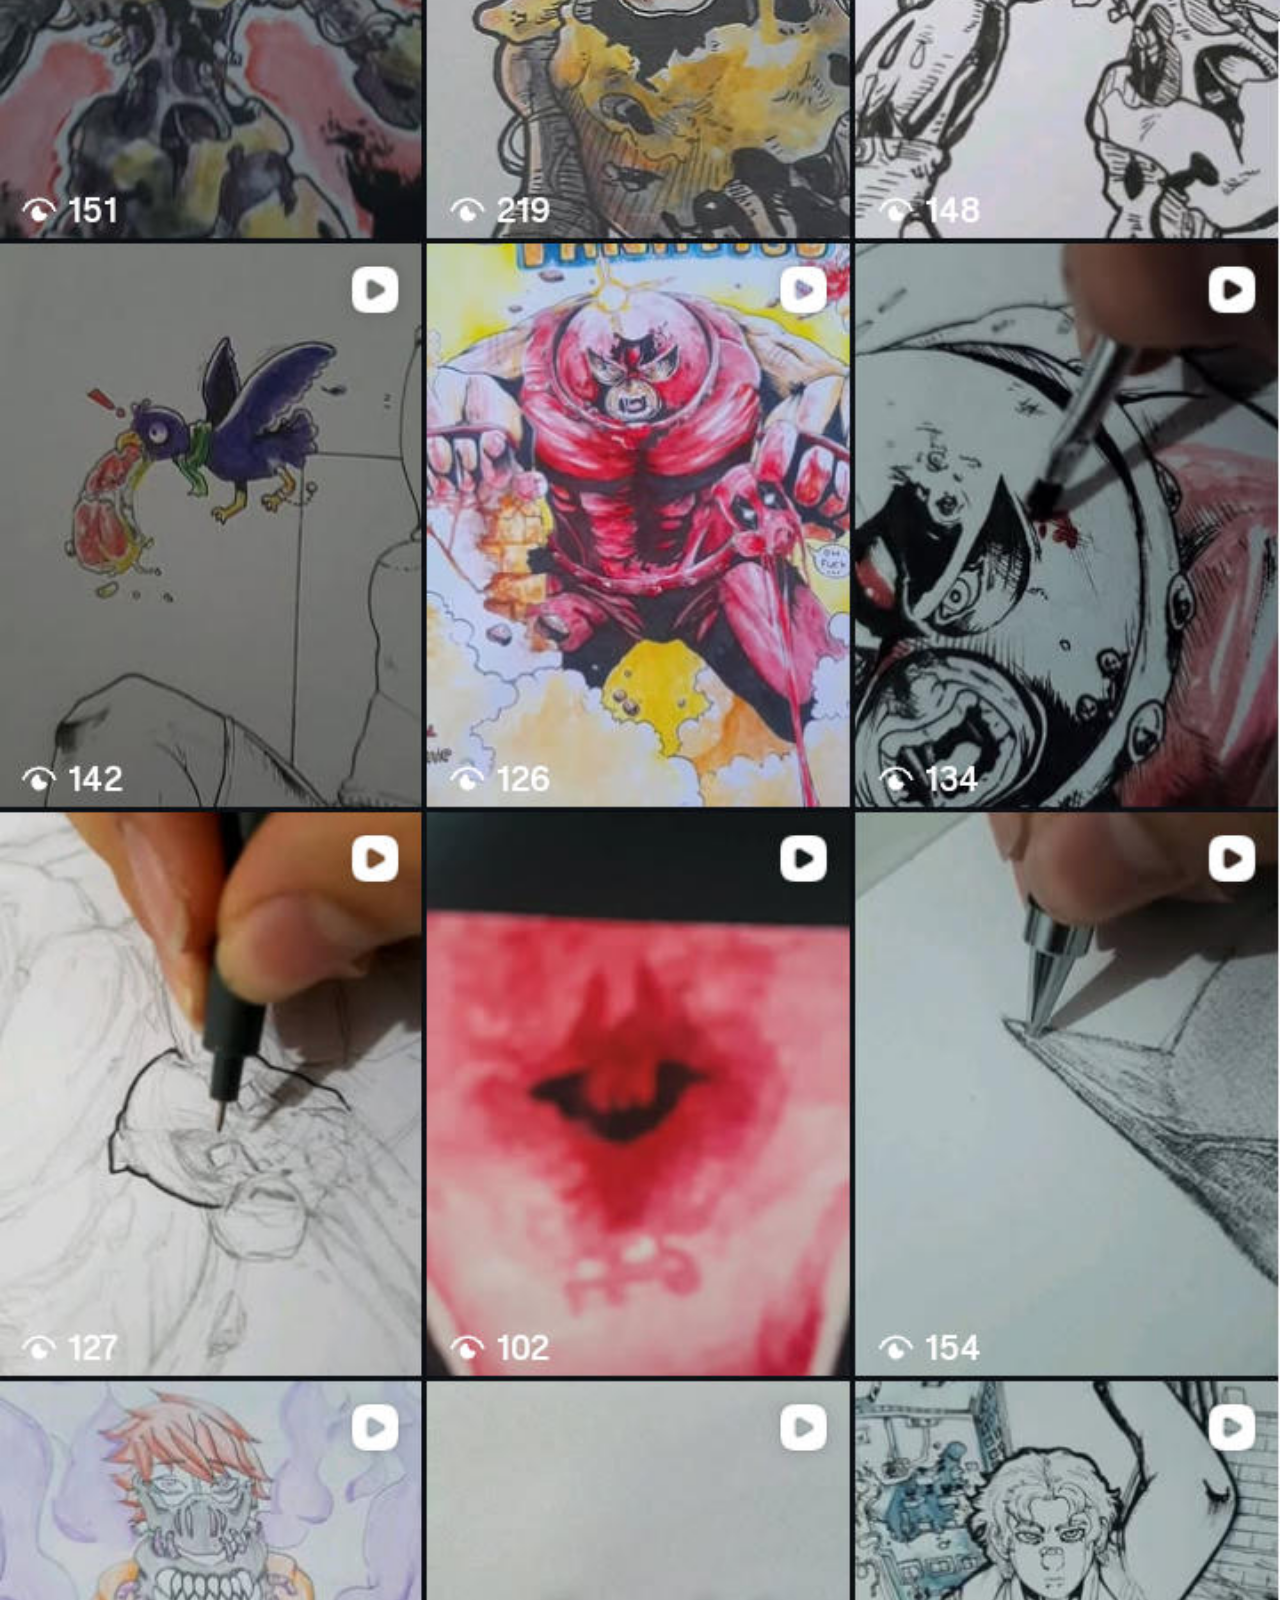
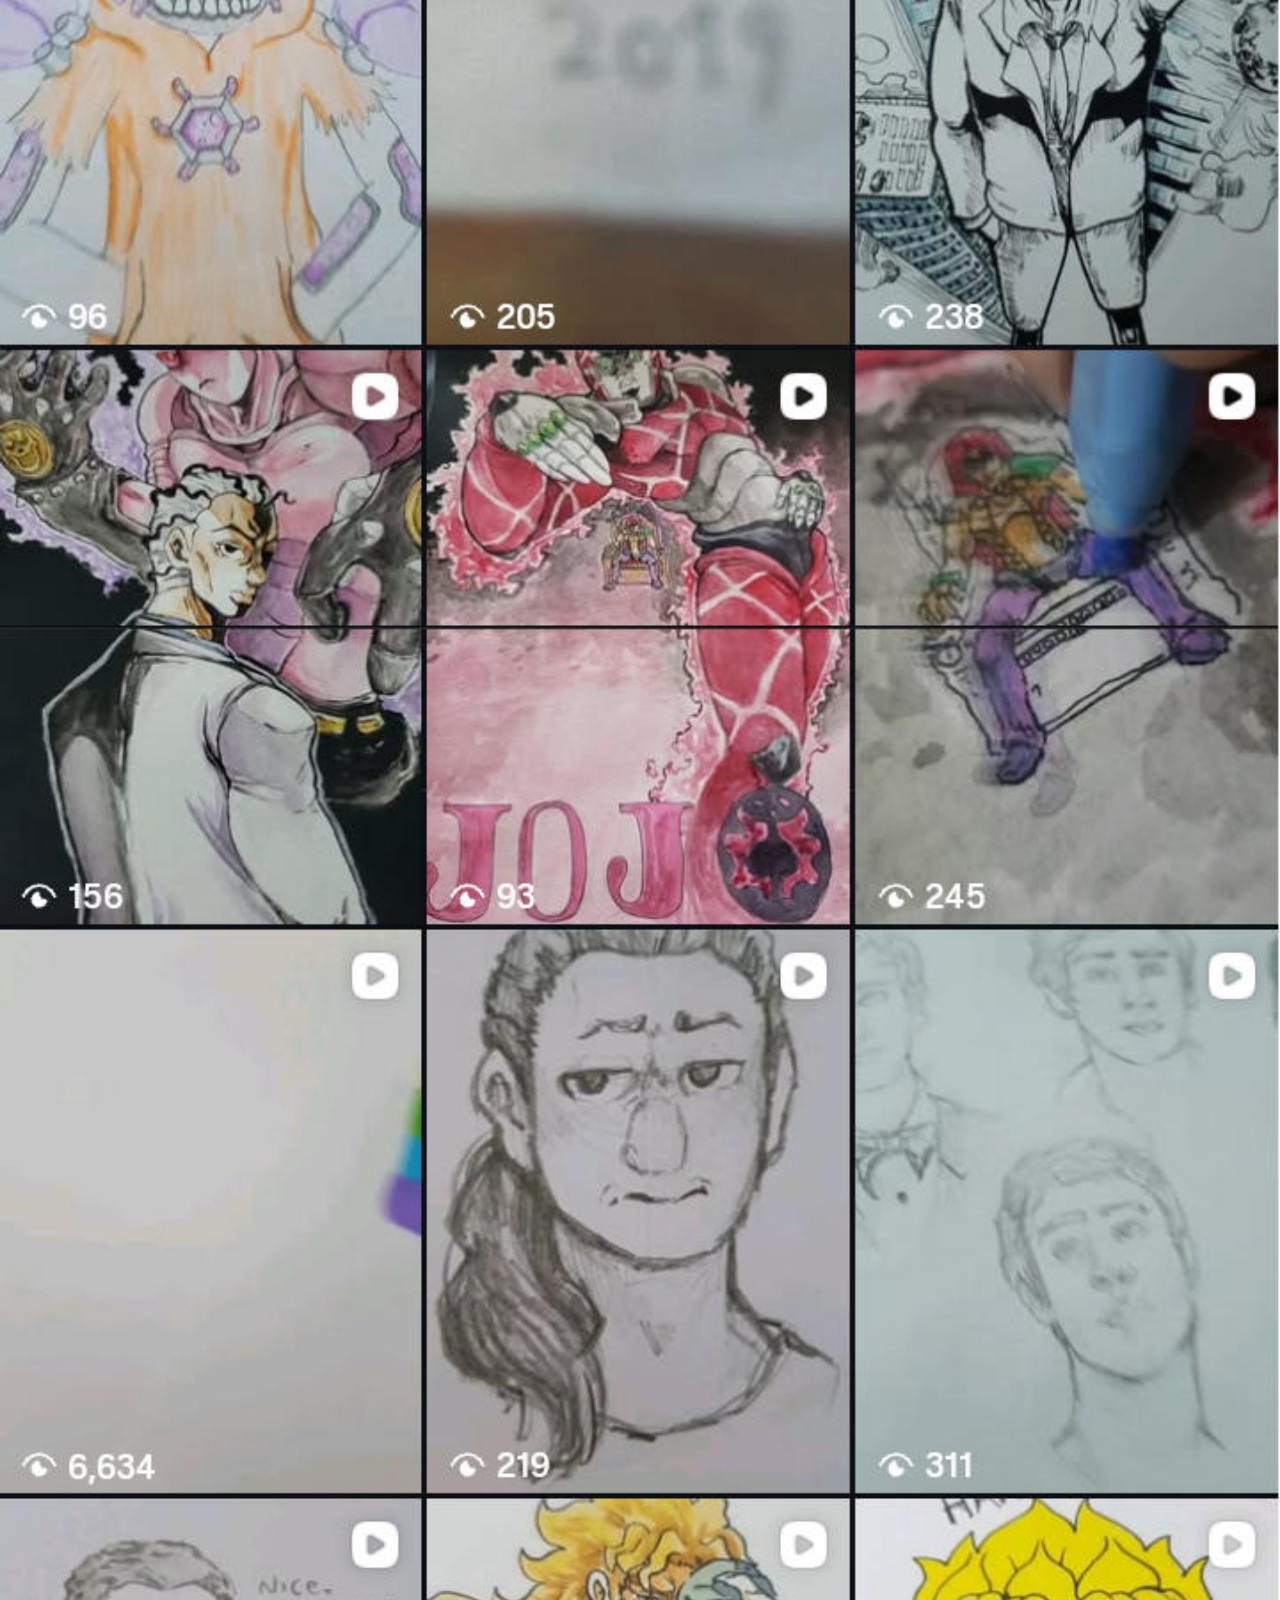
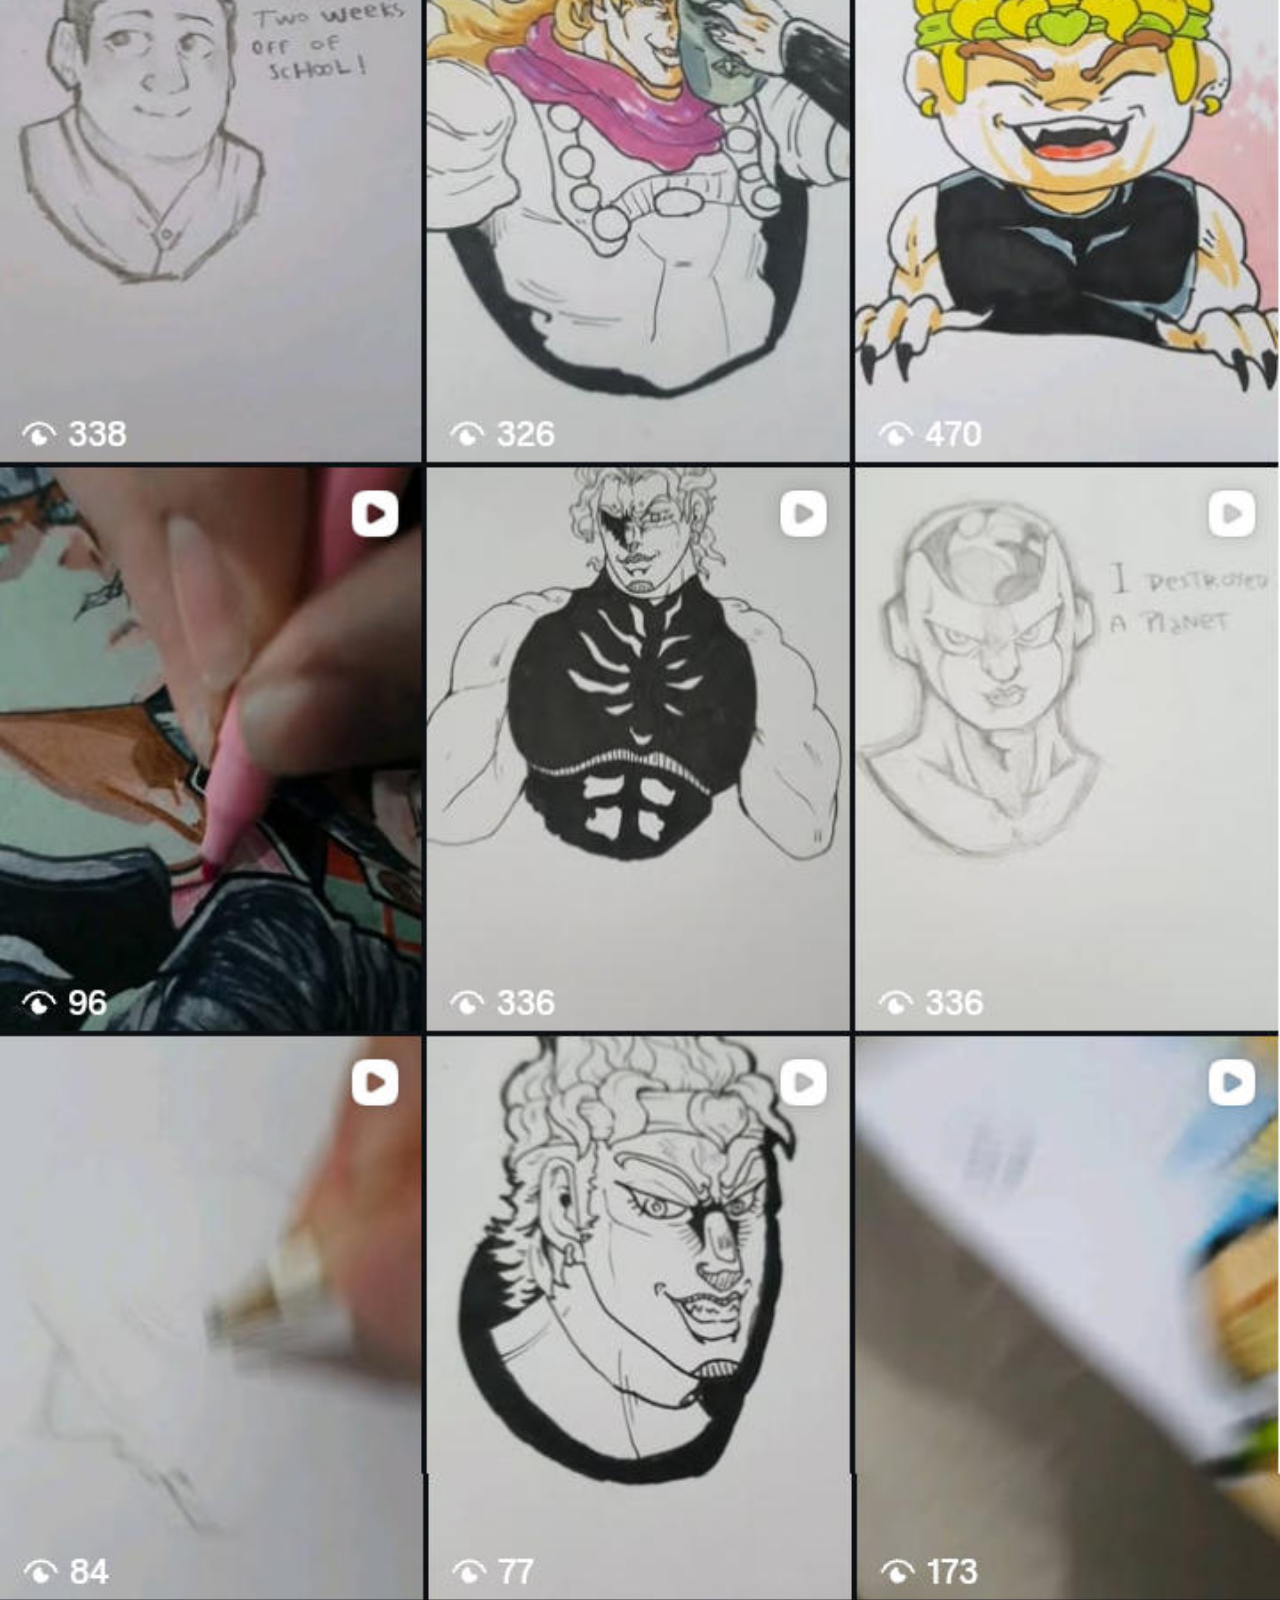
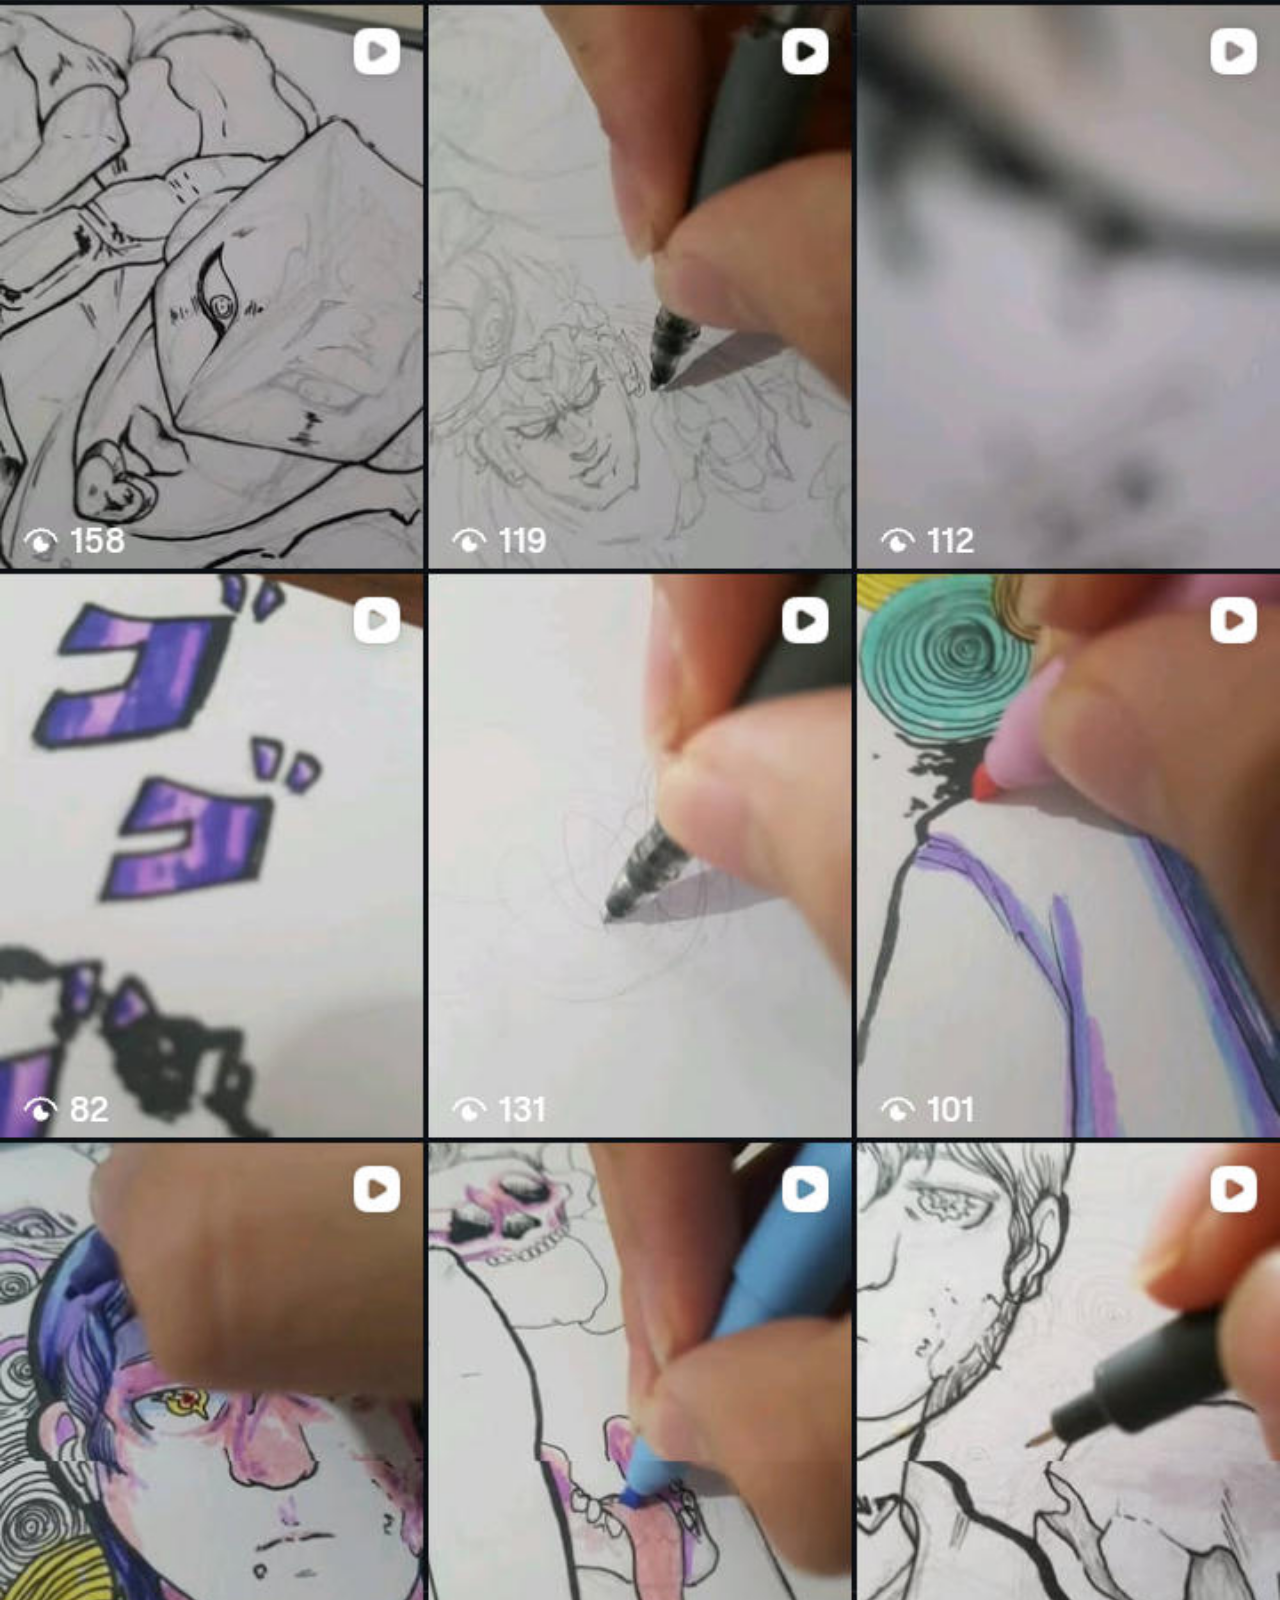
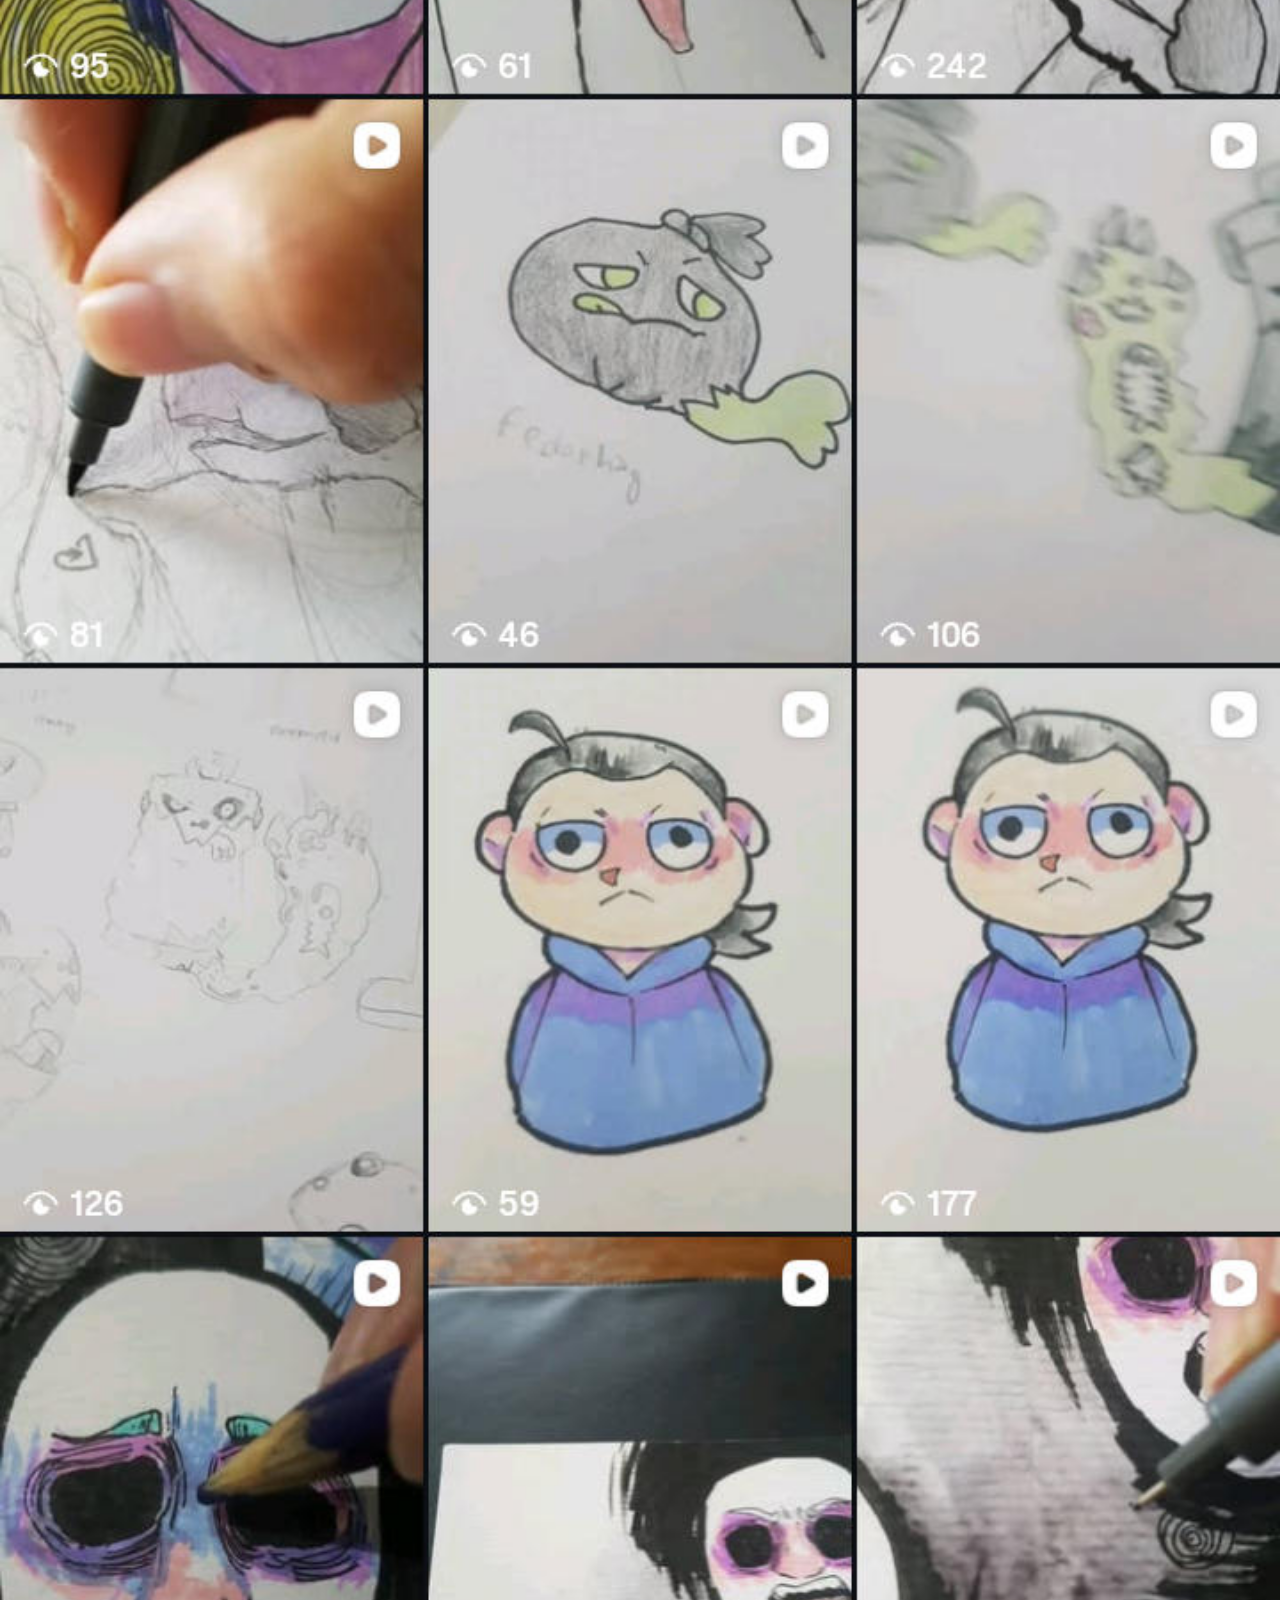
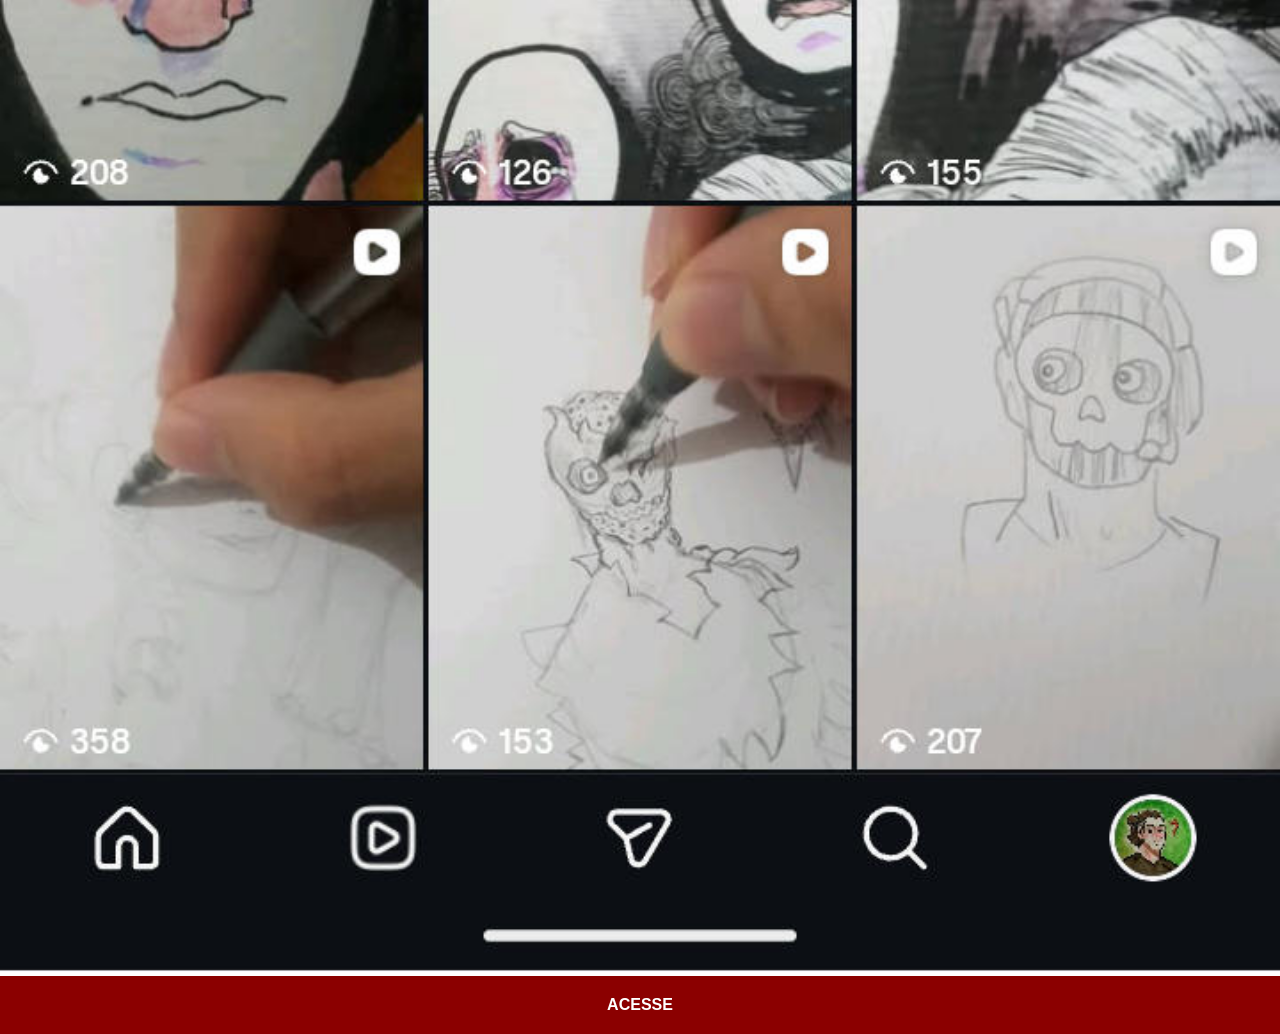
<file: instagram.html>
<!DOCTYPE html>
<html lang="pt-br">
<head>
    <meta charset="UTF-8">
    <meta name="viewport" content="width=device-width, initial-scale=1.0">
    <title>Instagram</title>
    <link rel="stylesheet" href="estilos/socials.css">
</head>
<body>
    <img src="imagens/tela-instagram2.jpg" alt="GitHub">
    <a href="https://www.instagram.com/gustavoguanabara" target="_blank"> ACESSE</a>
</body>
</html>
</file>
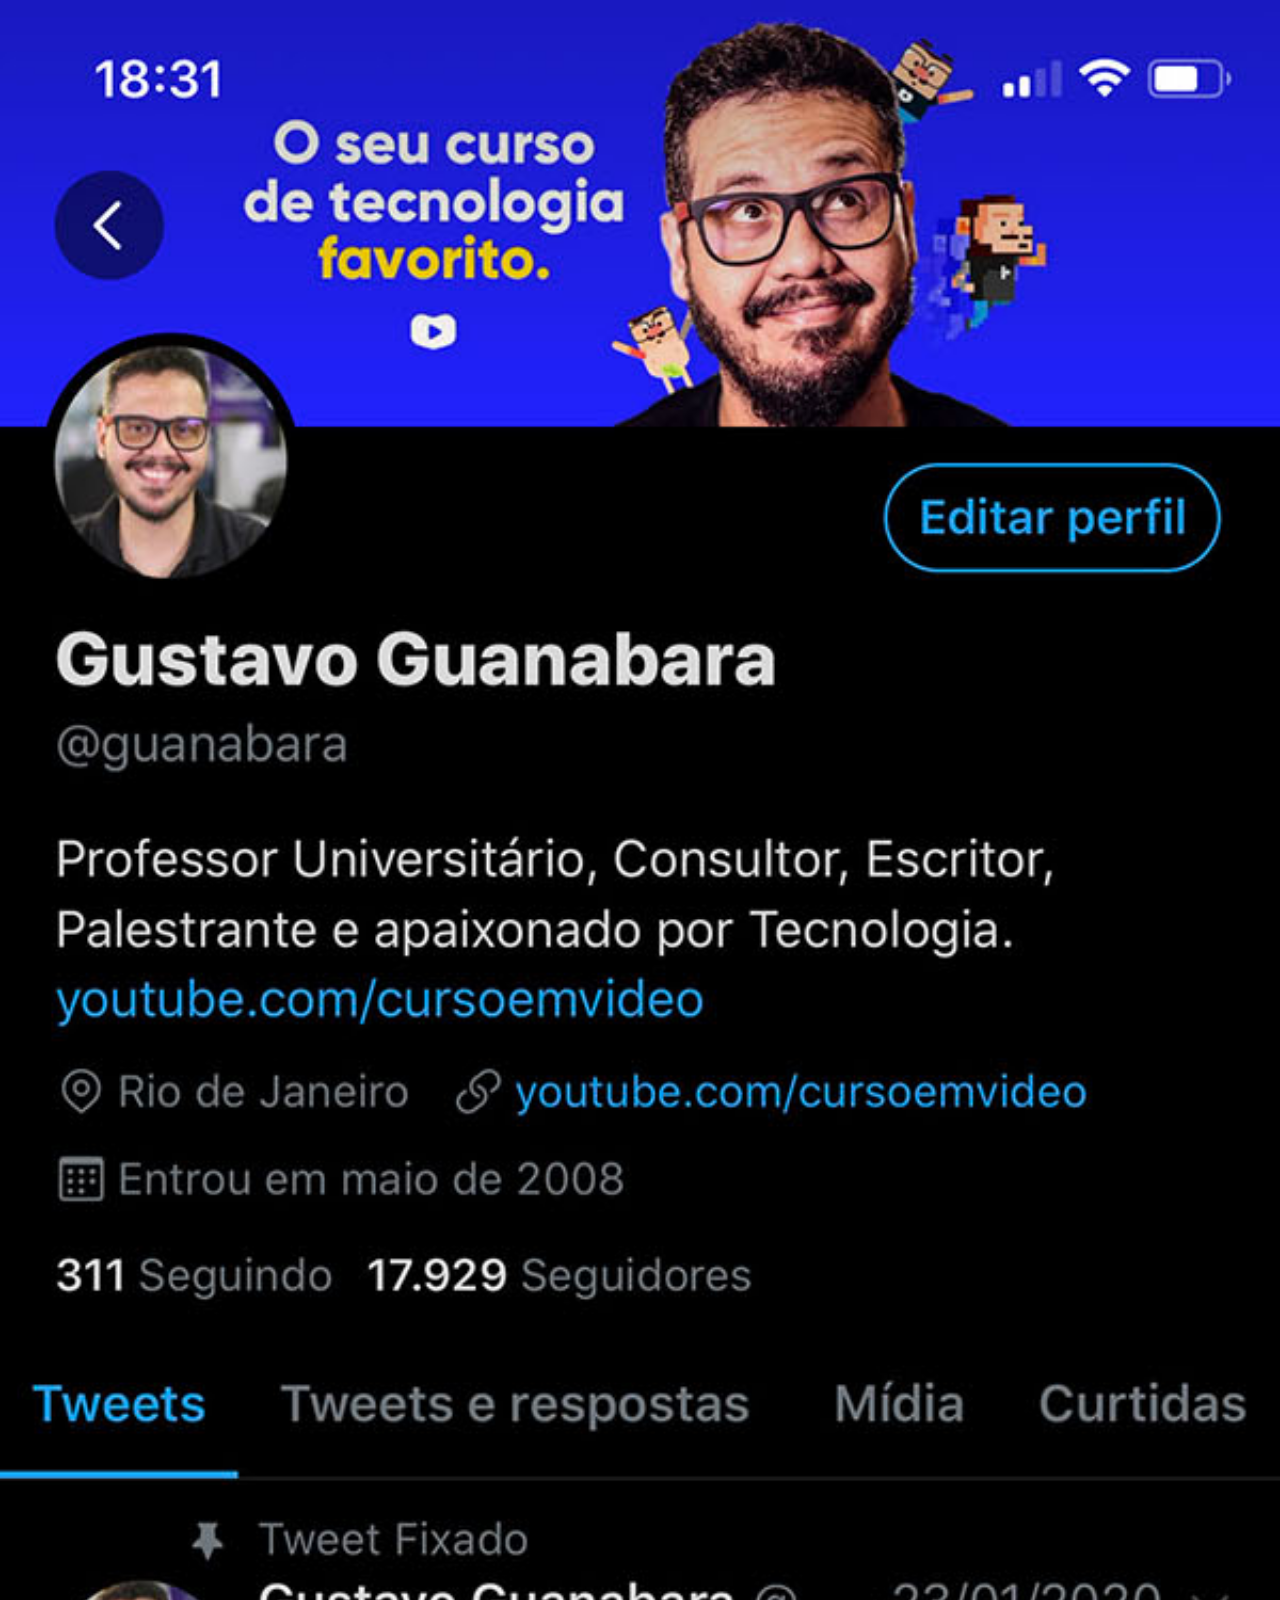
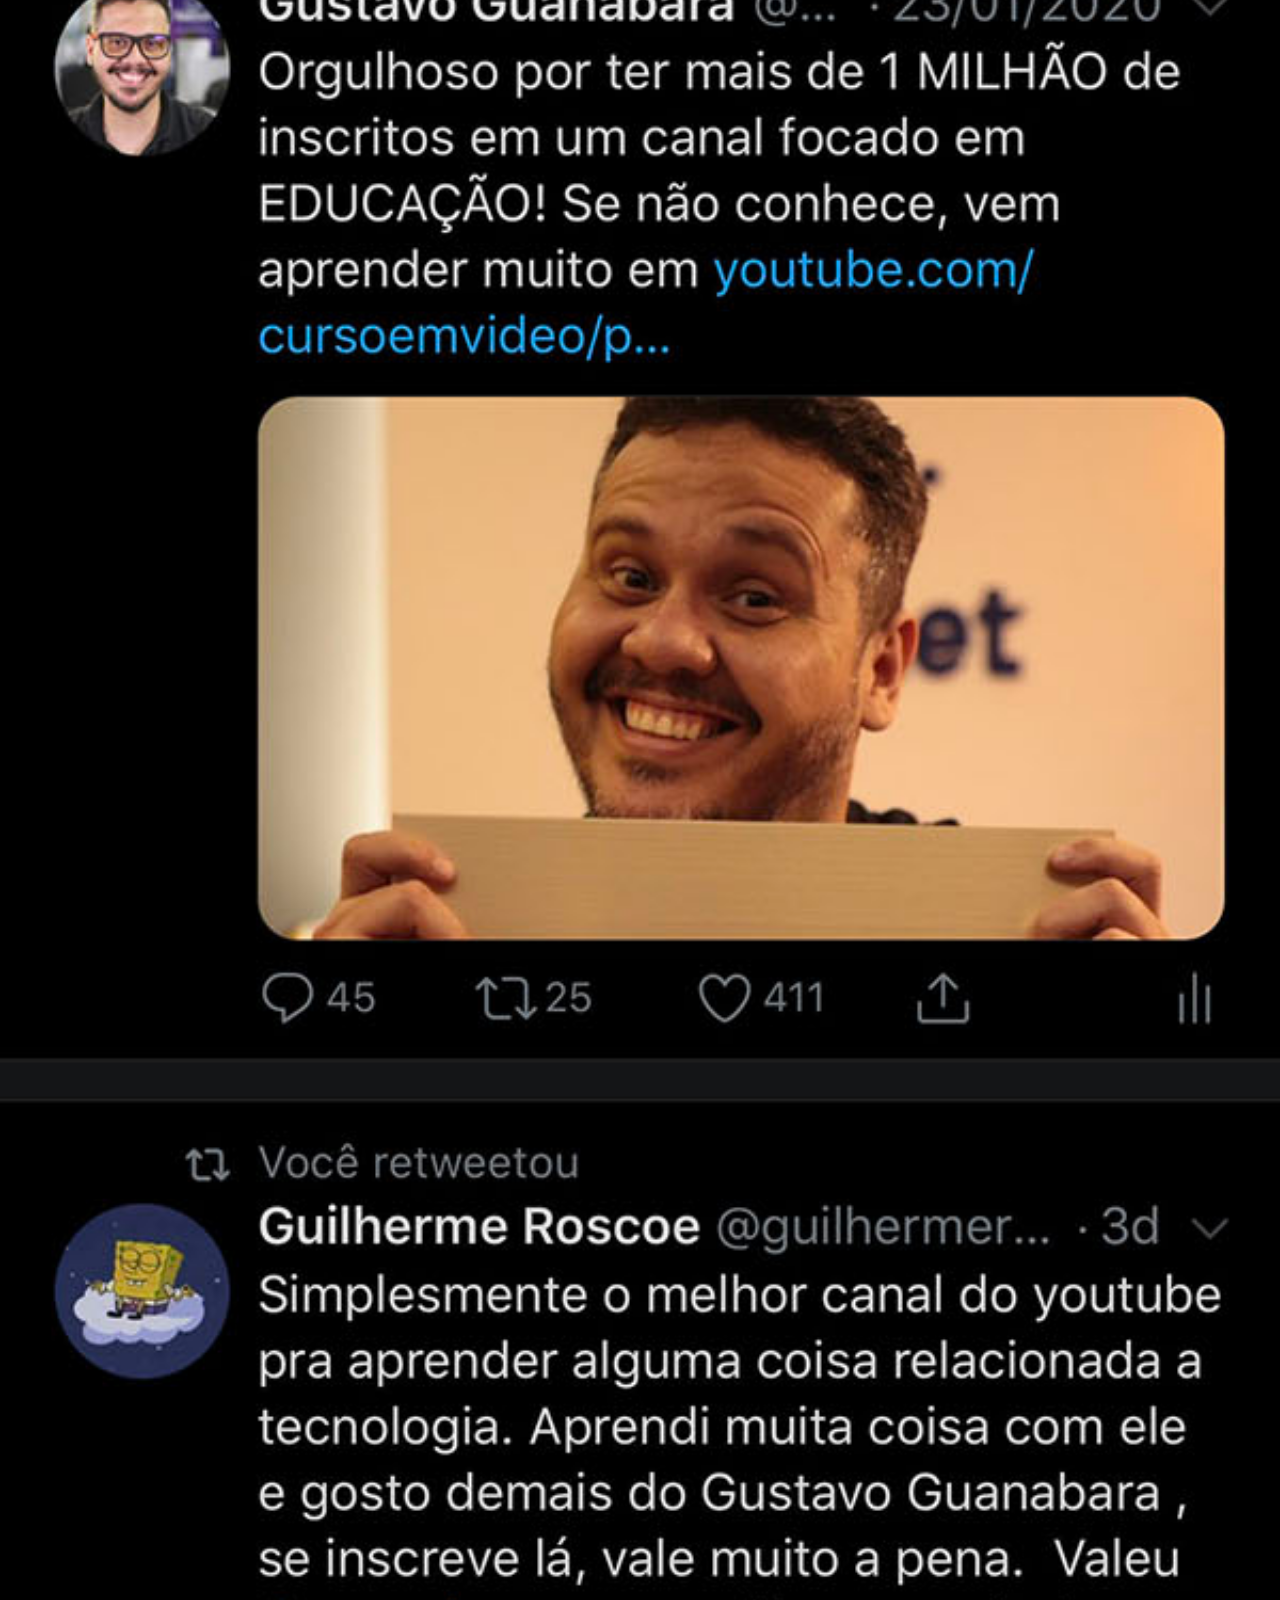
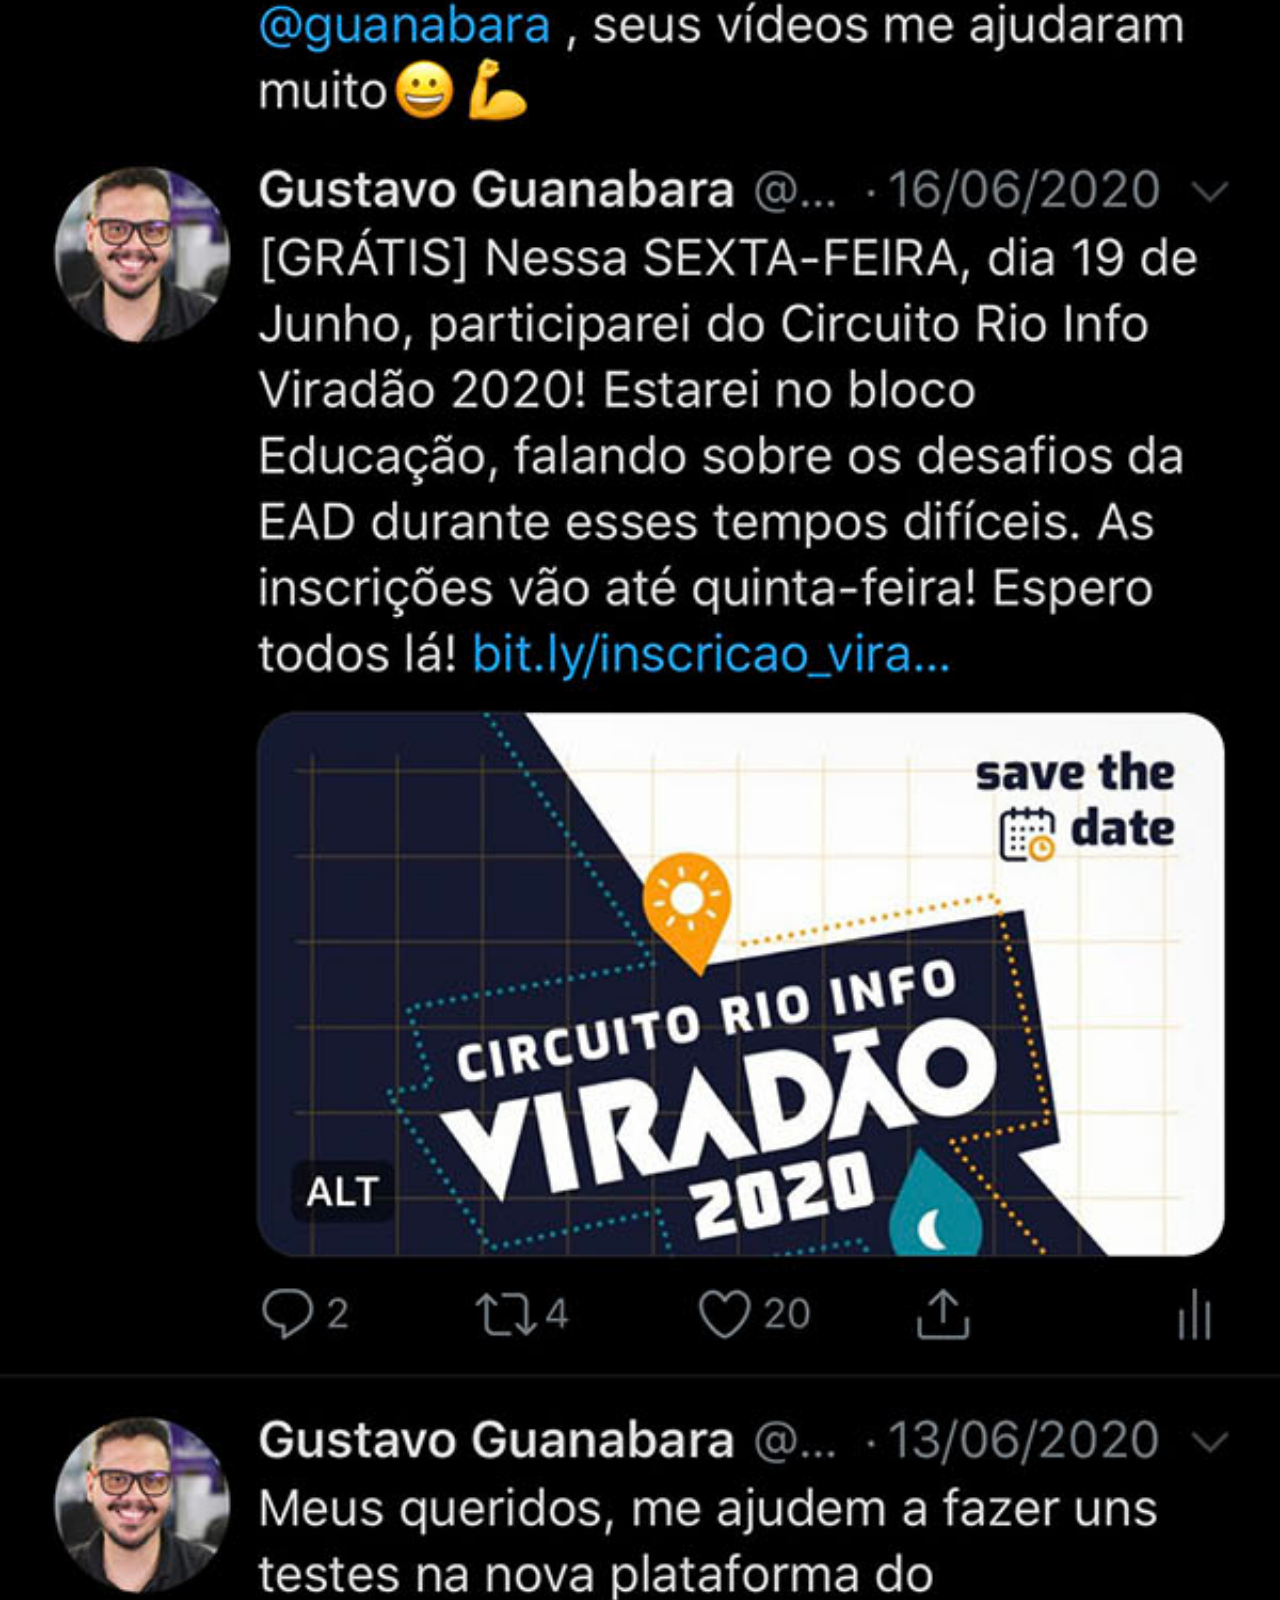
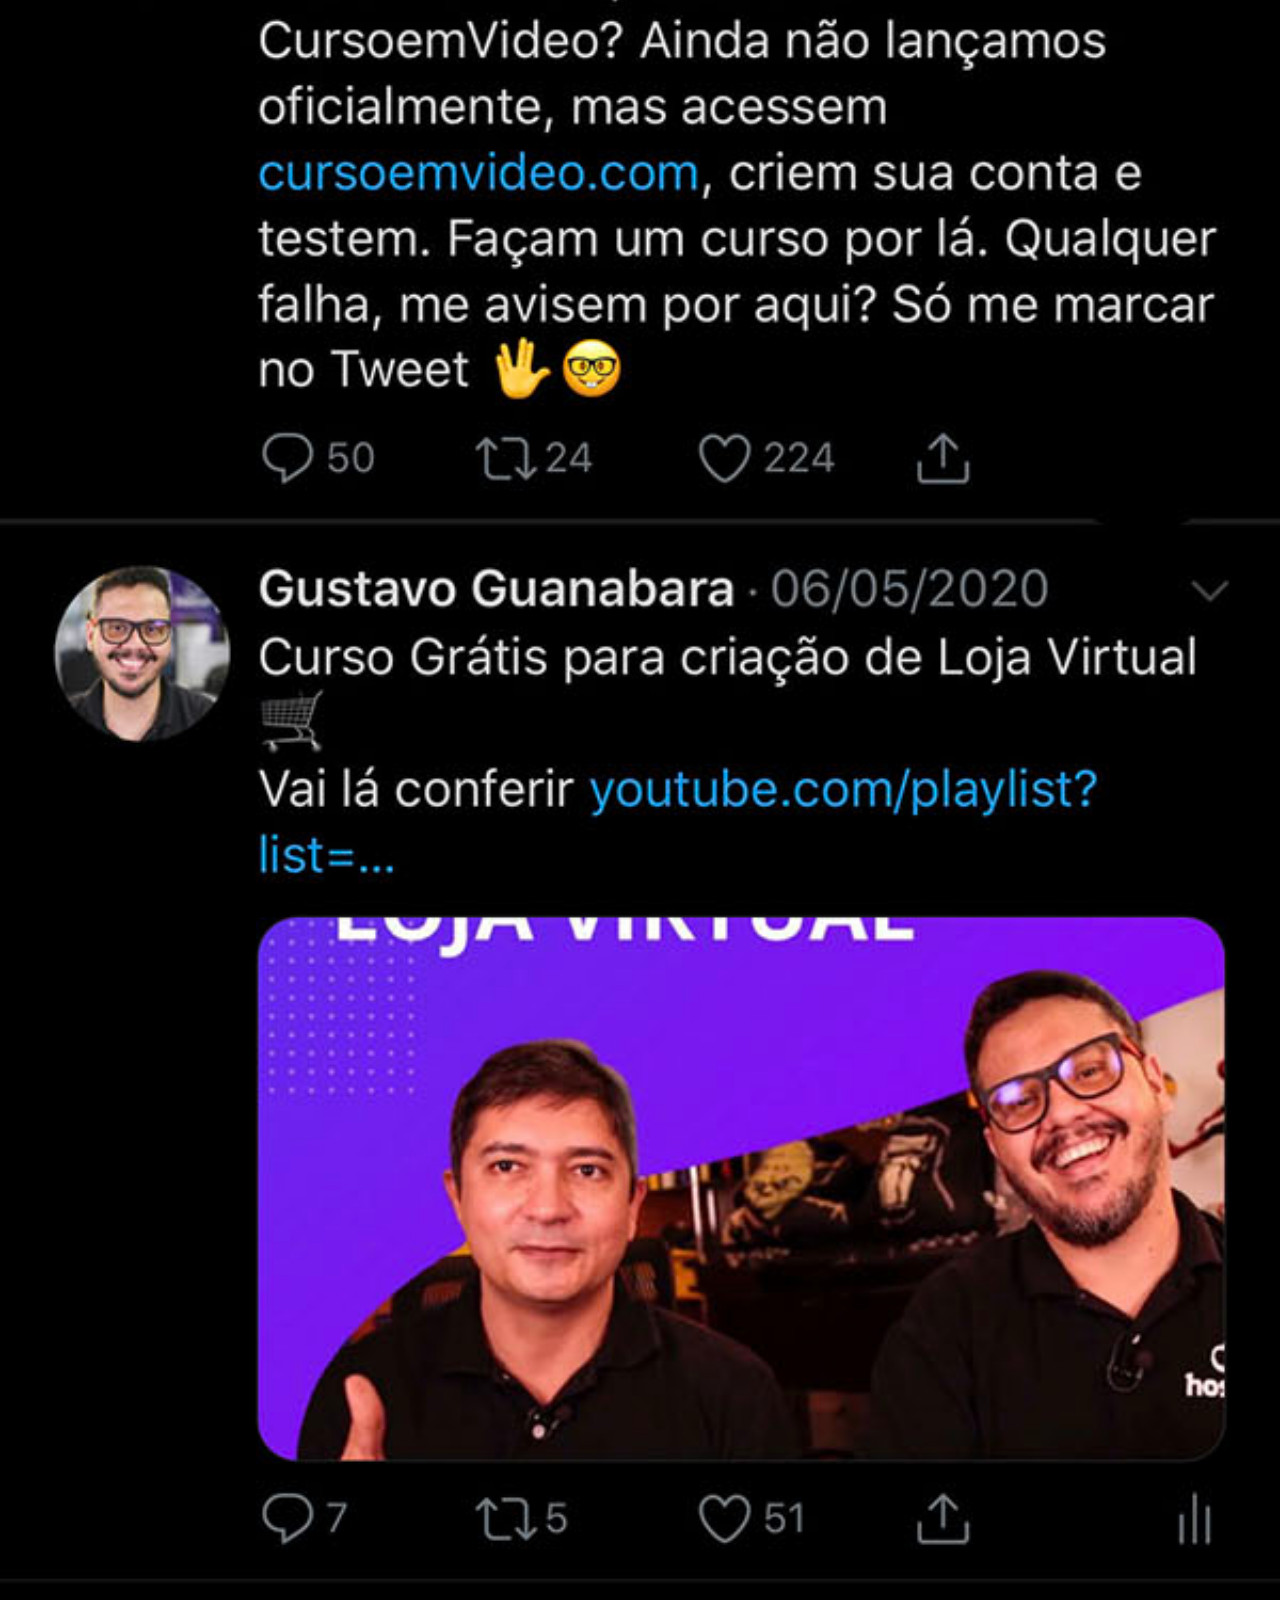
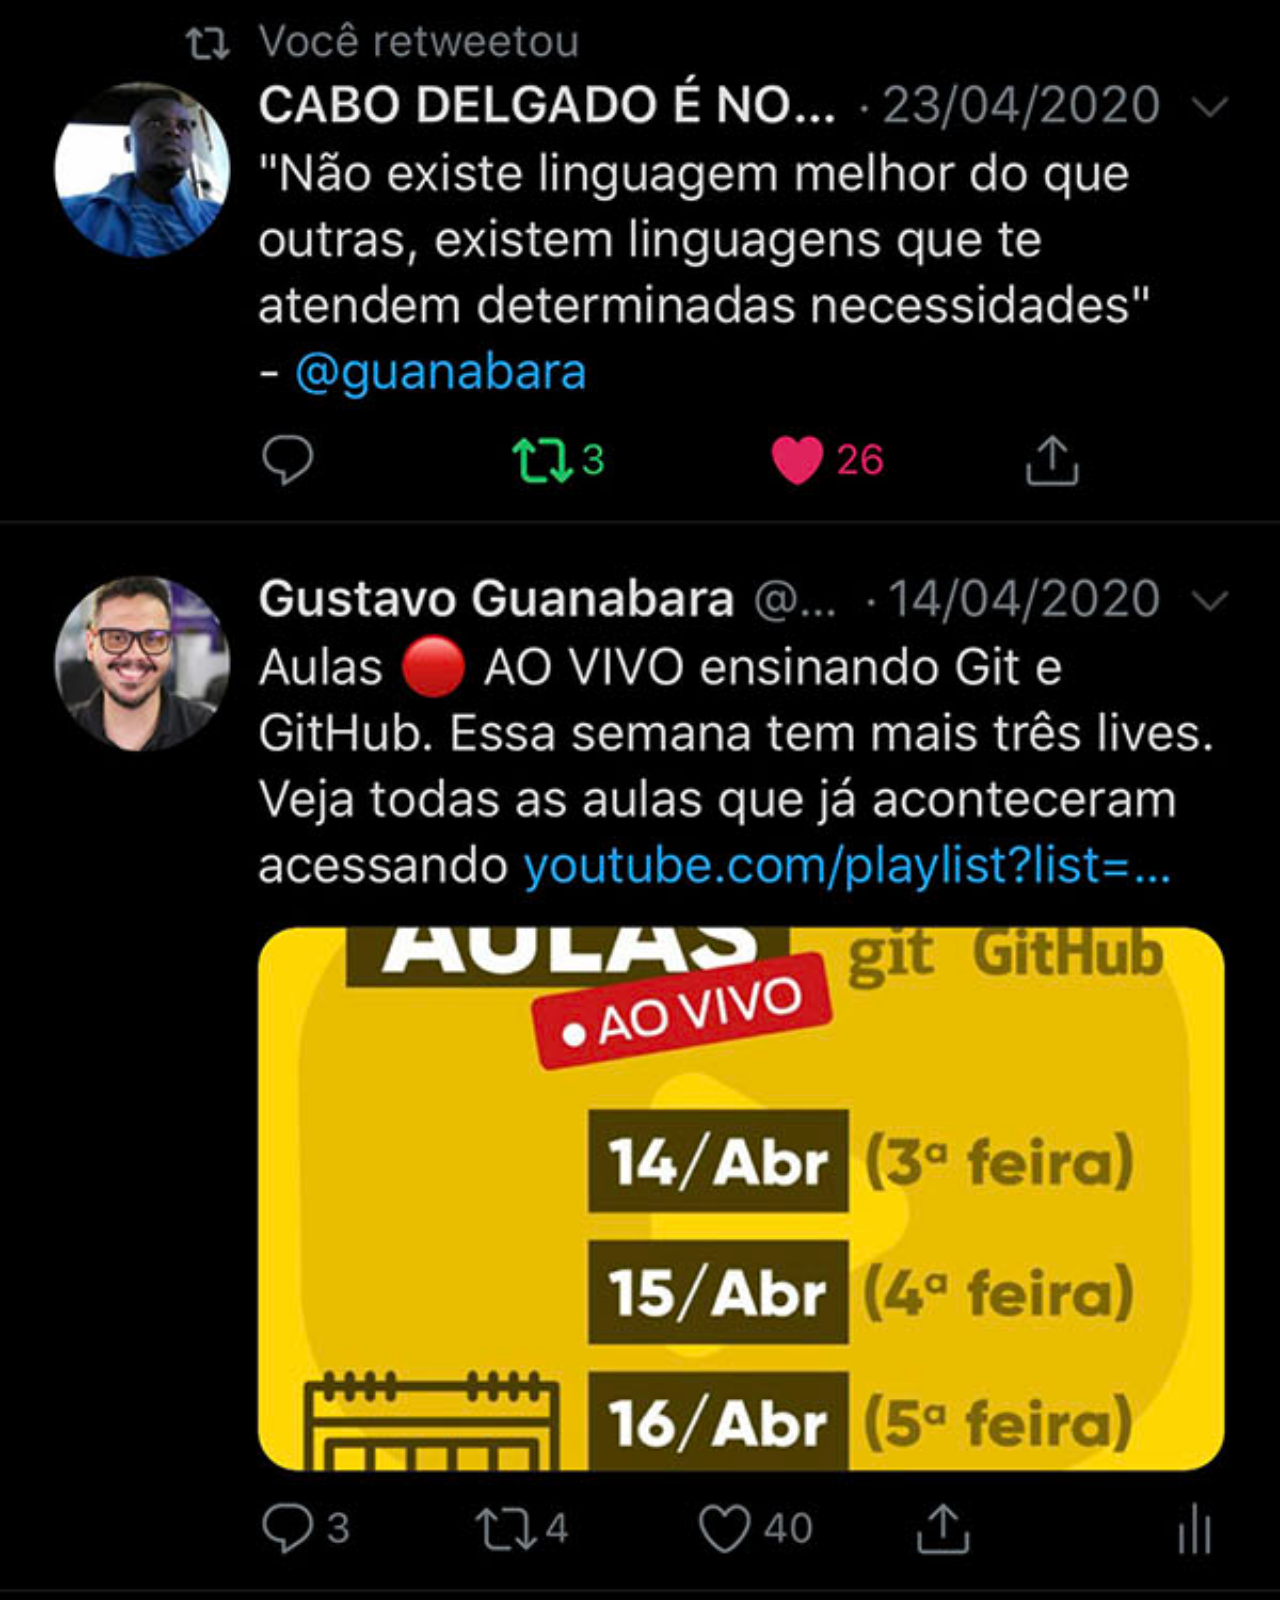
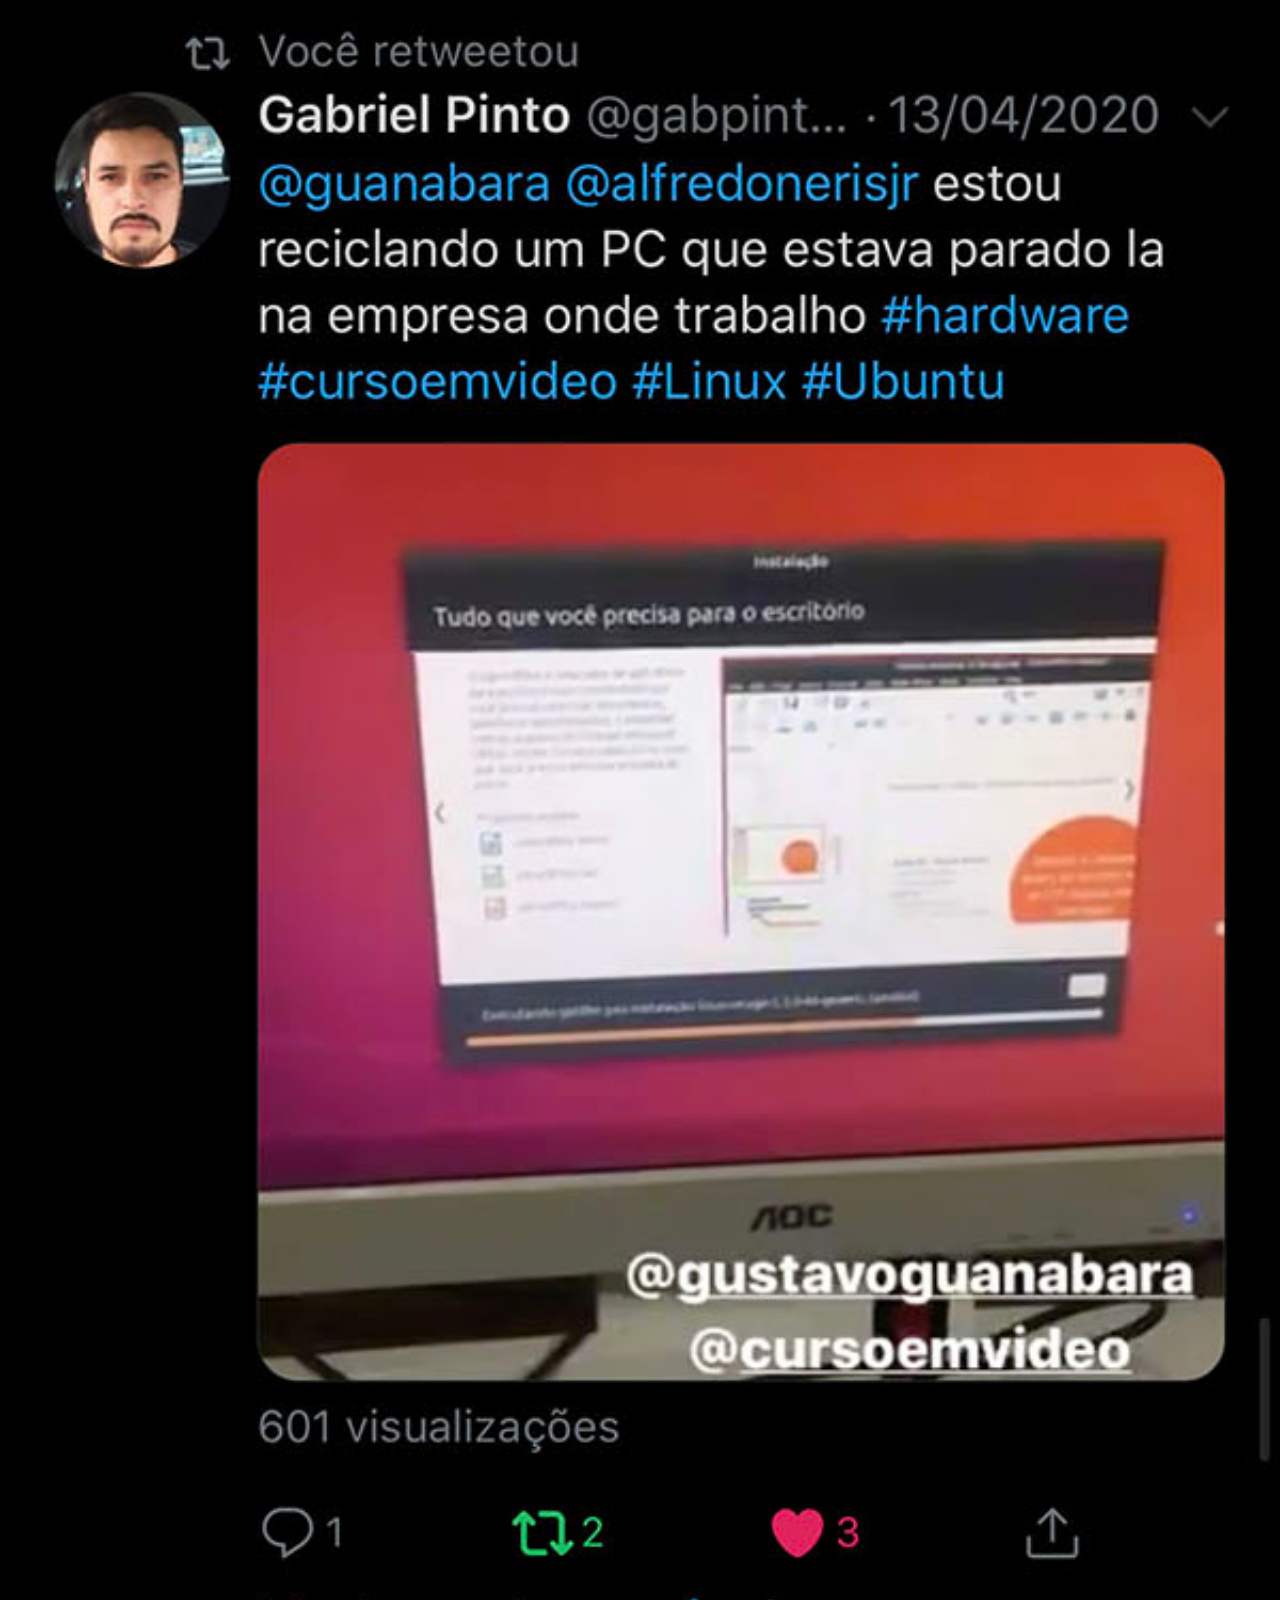
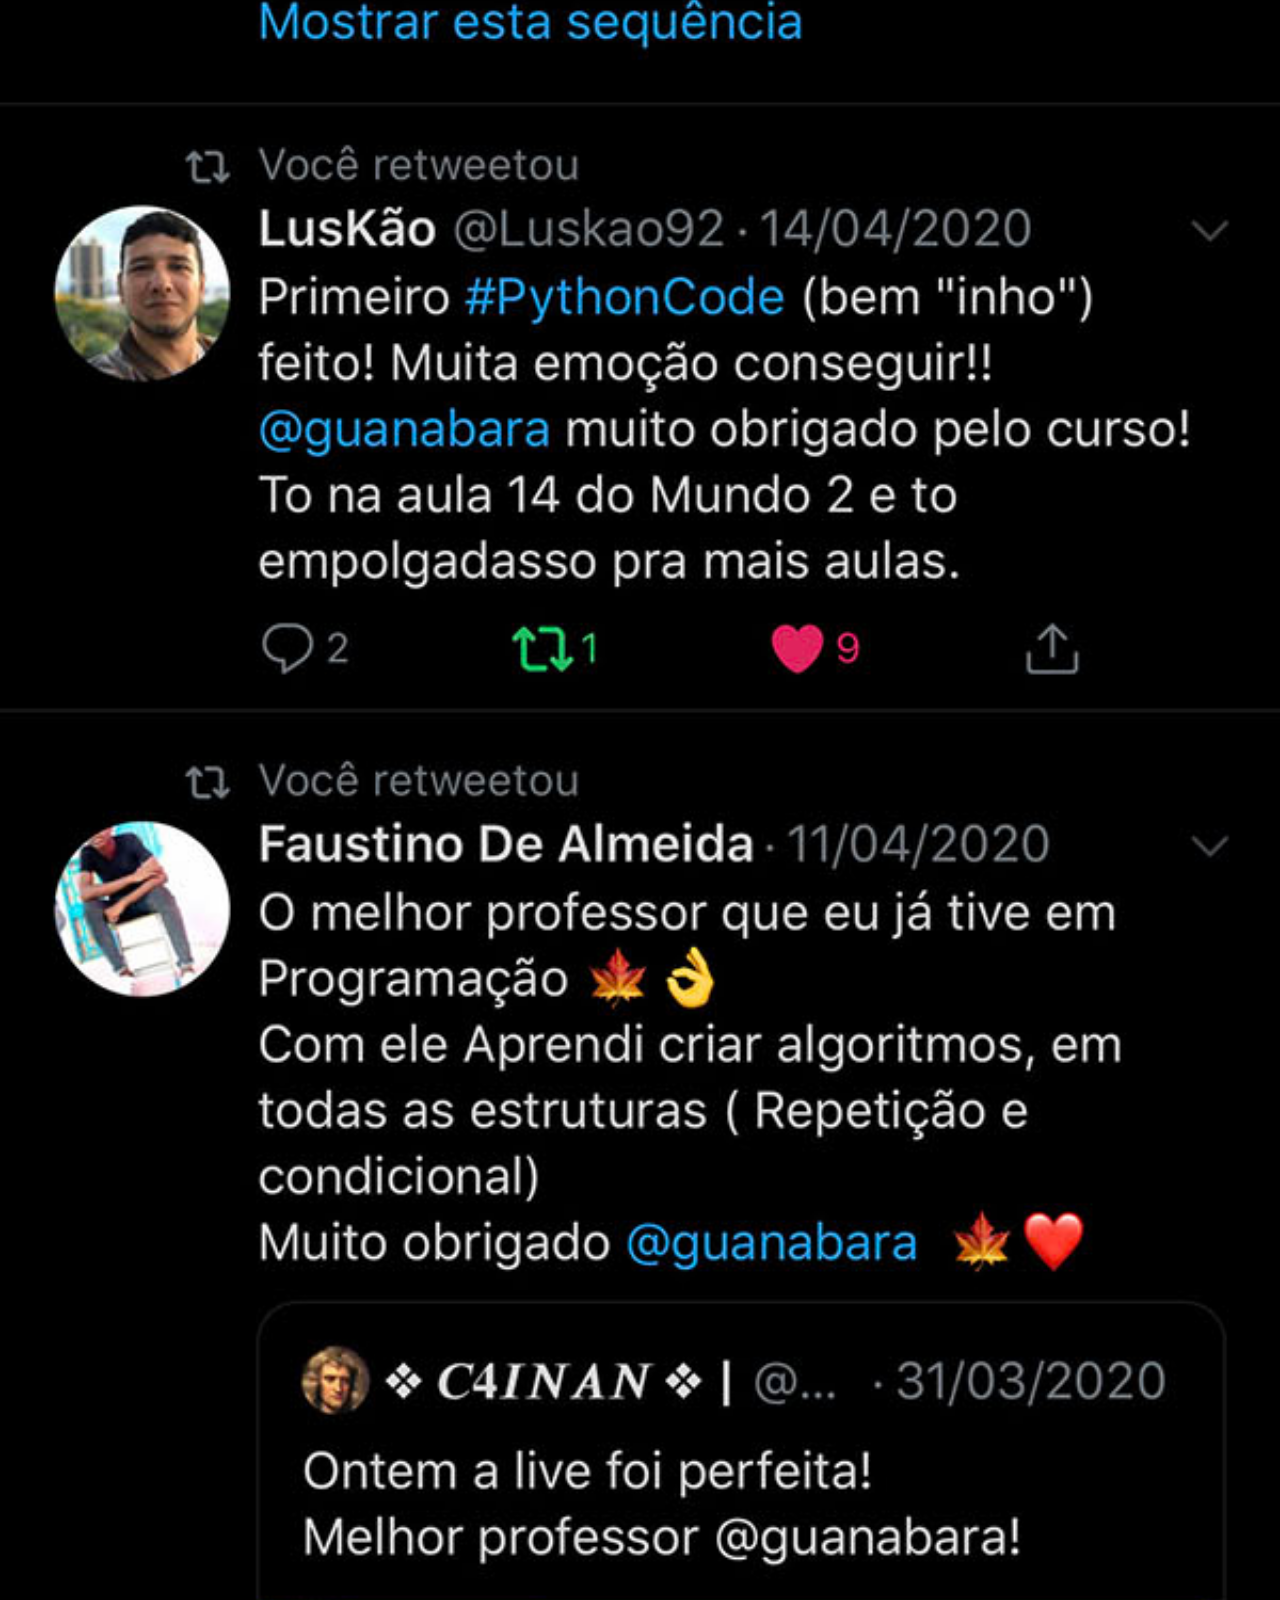
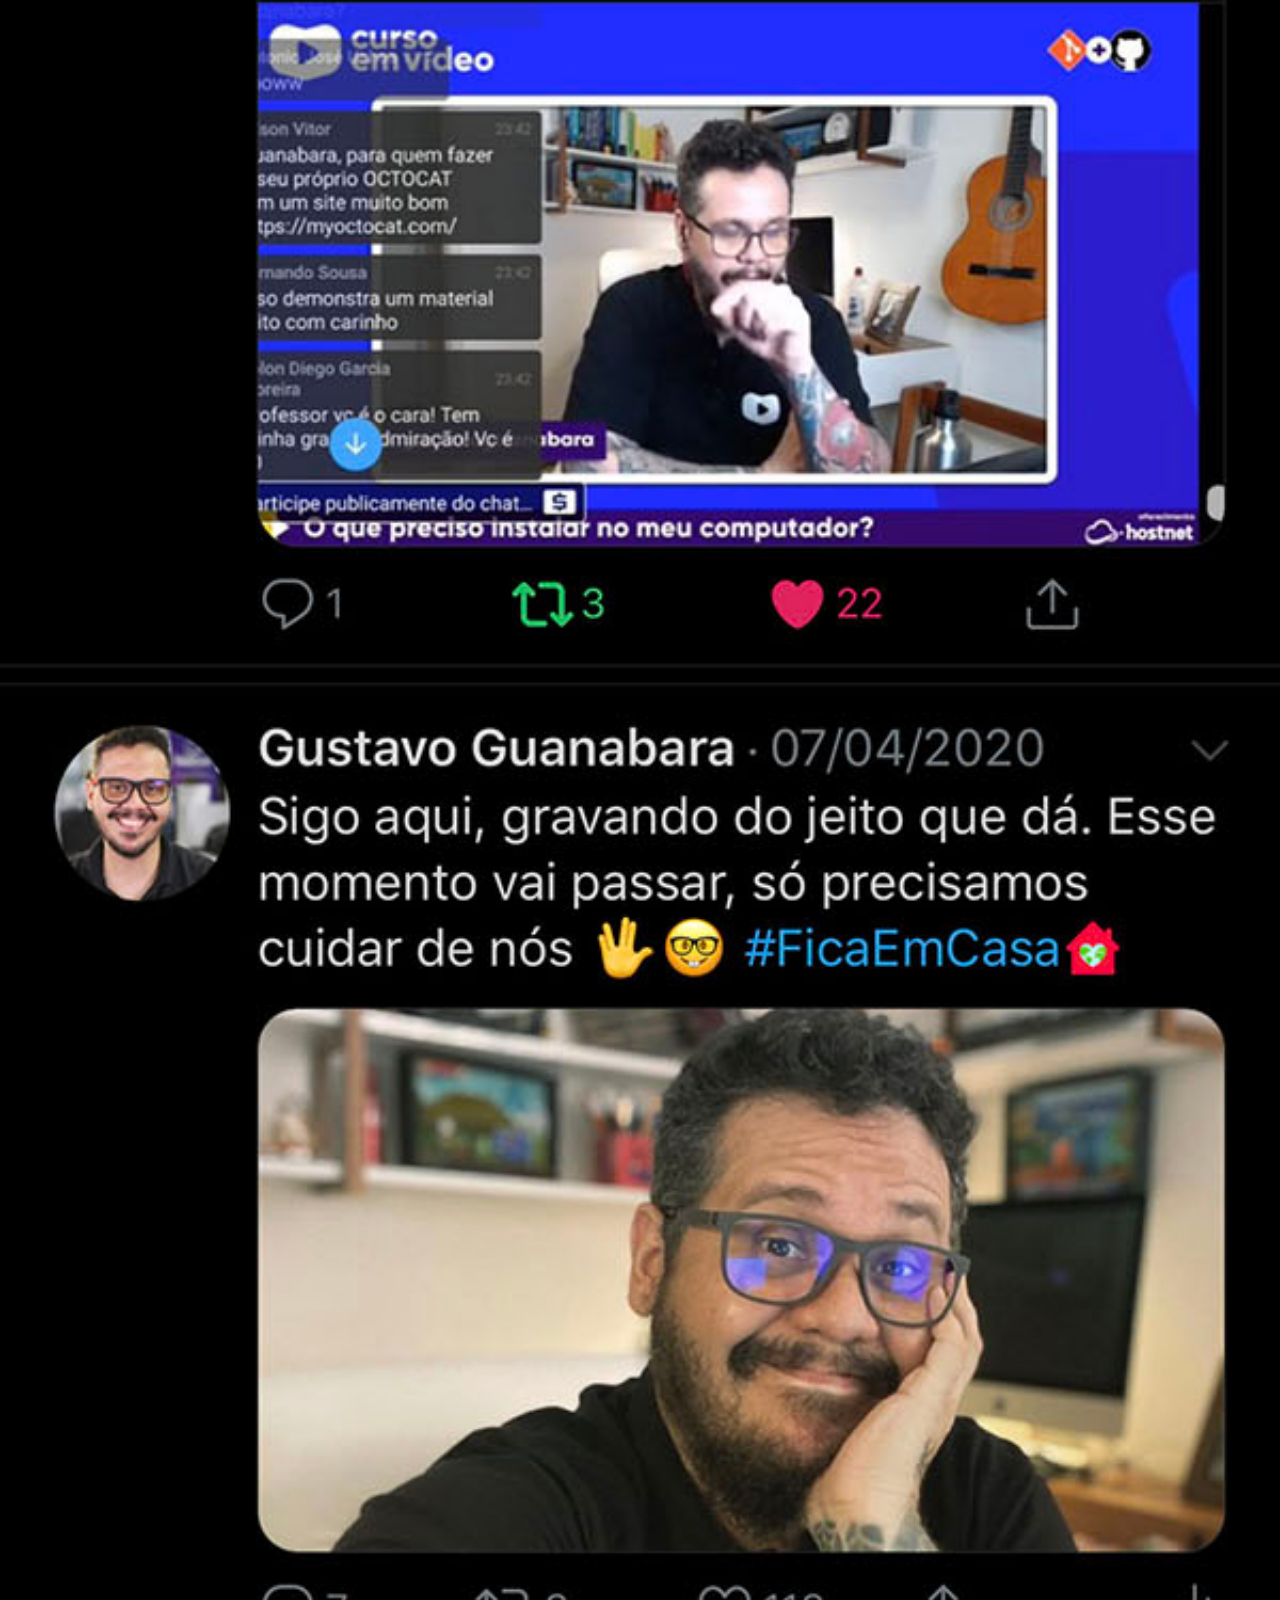
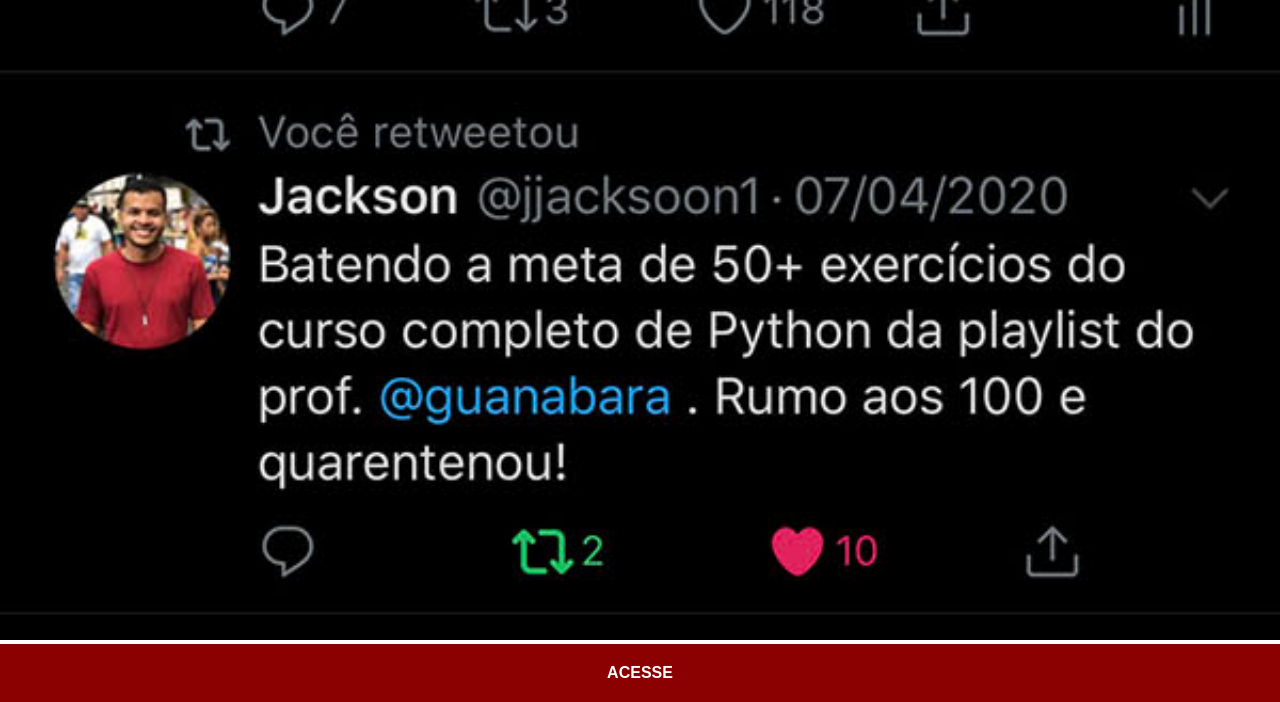
<file: twitter.html>
<!DOCTYPE html>
<html lang="pt-br">
<head>
    <meta charset="UTF-8">
    <meta name="viewport" content="width=device-width, initial-scale=1.0">
    <title>Twitter</title>
    <link rel="stylesheet" href="estilos/socials.css">
</head>
<body>
    <img src="imagens/tela-twitter.jpg" alt="GitHub">
    <a href="https://www.instagram.com/gustavoguanabara" target="_blank"> ACESSE</a>
</body>
</html>
</file>
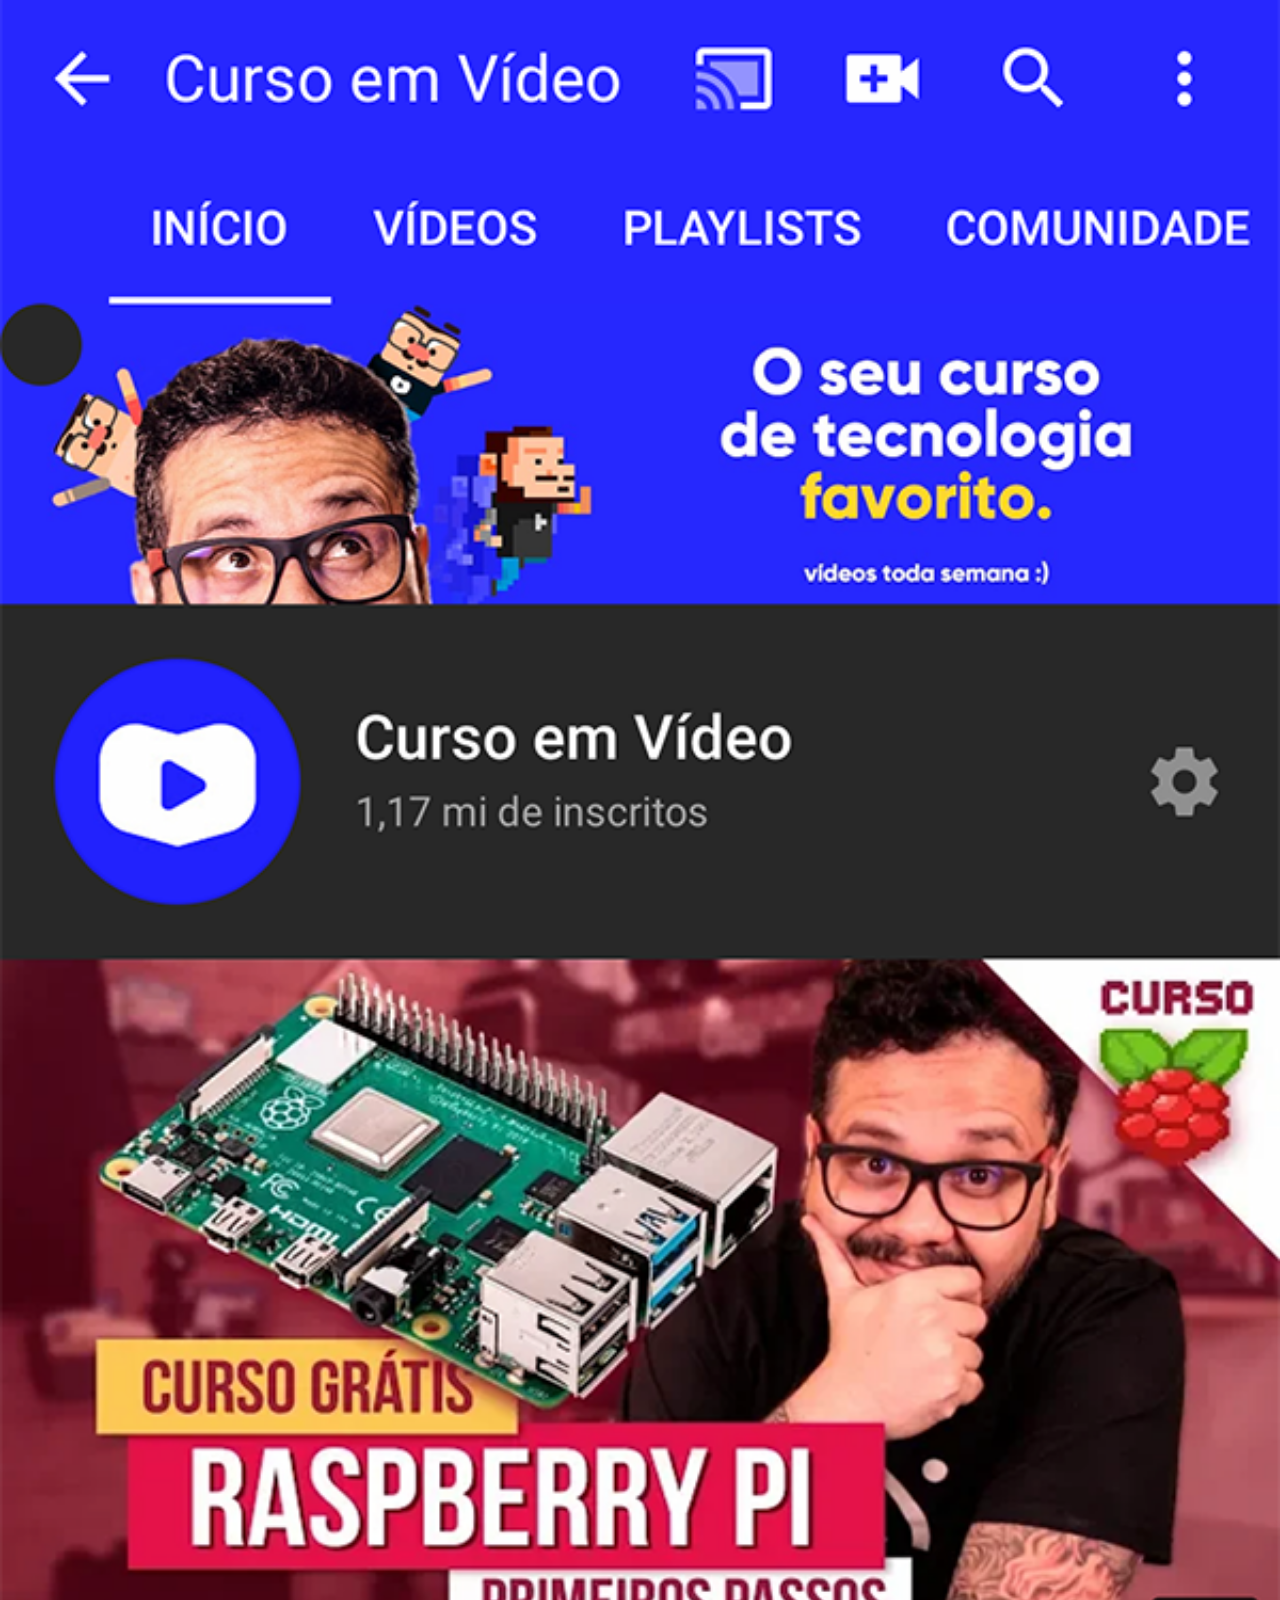
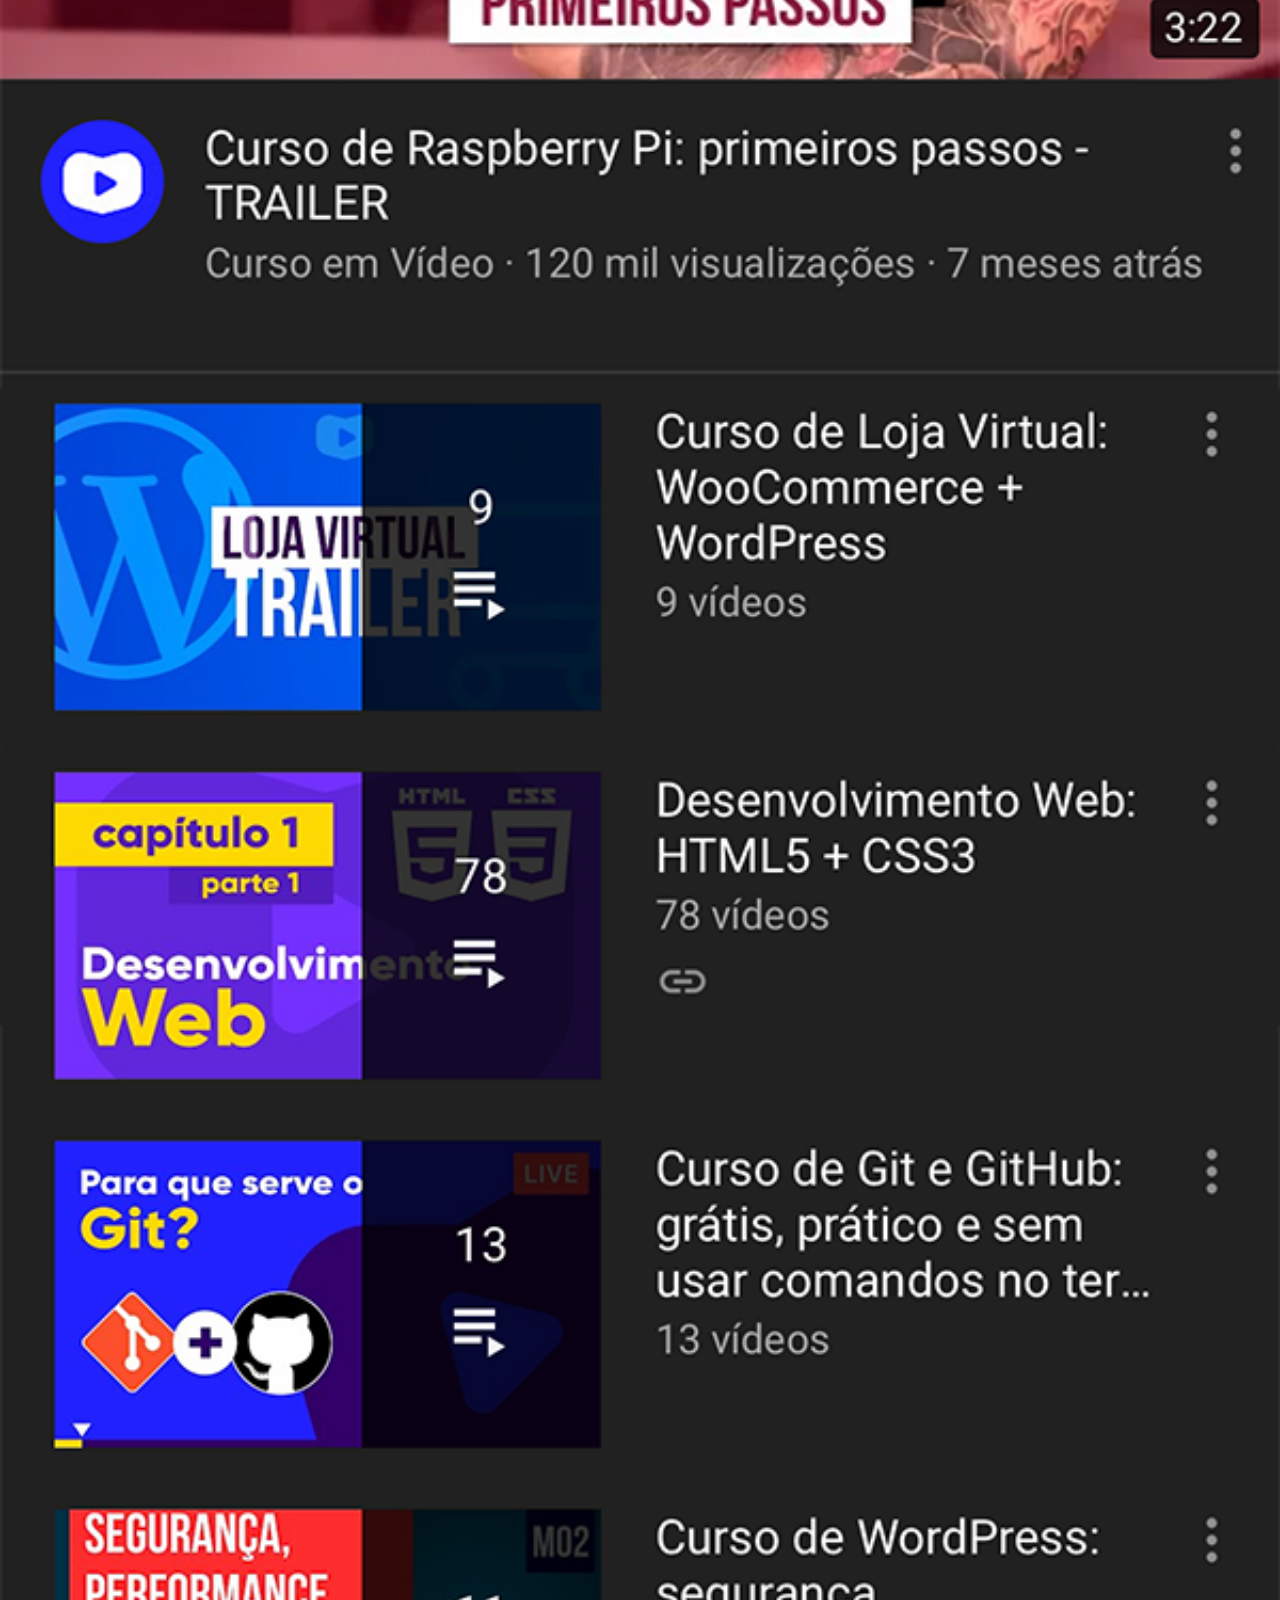
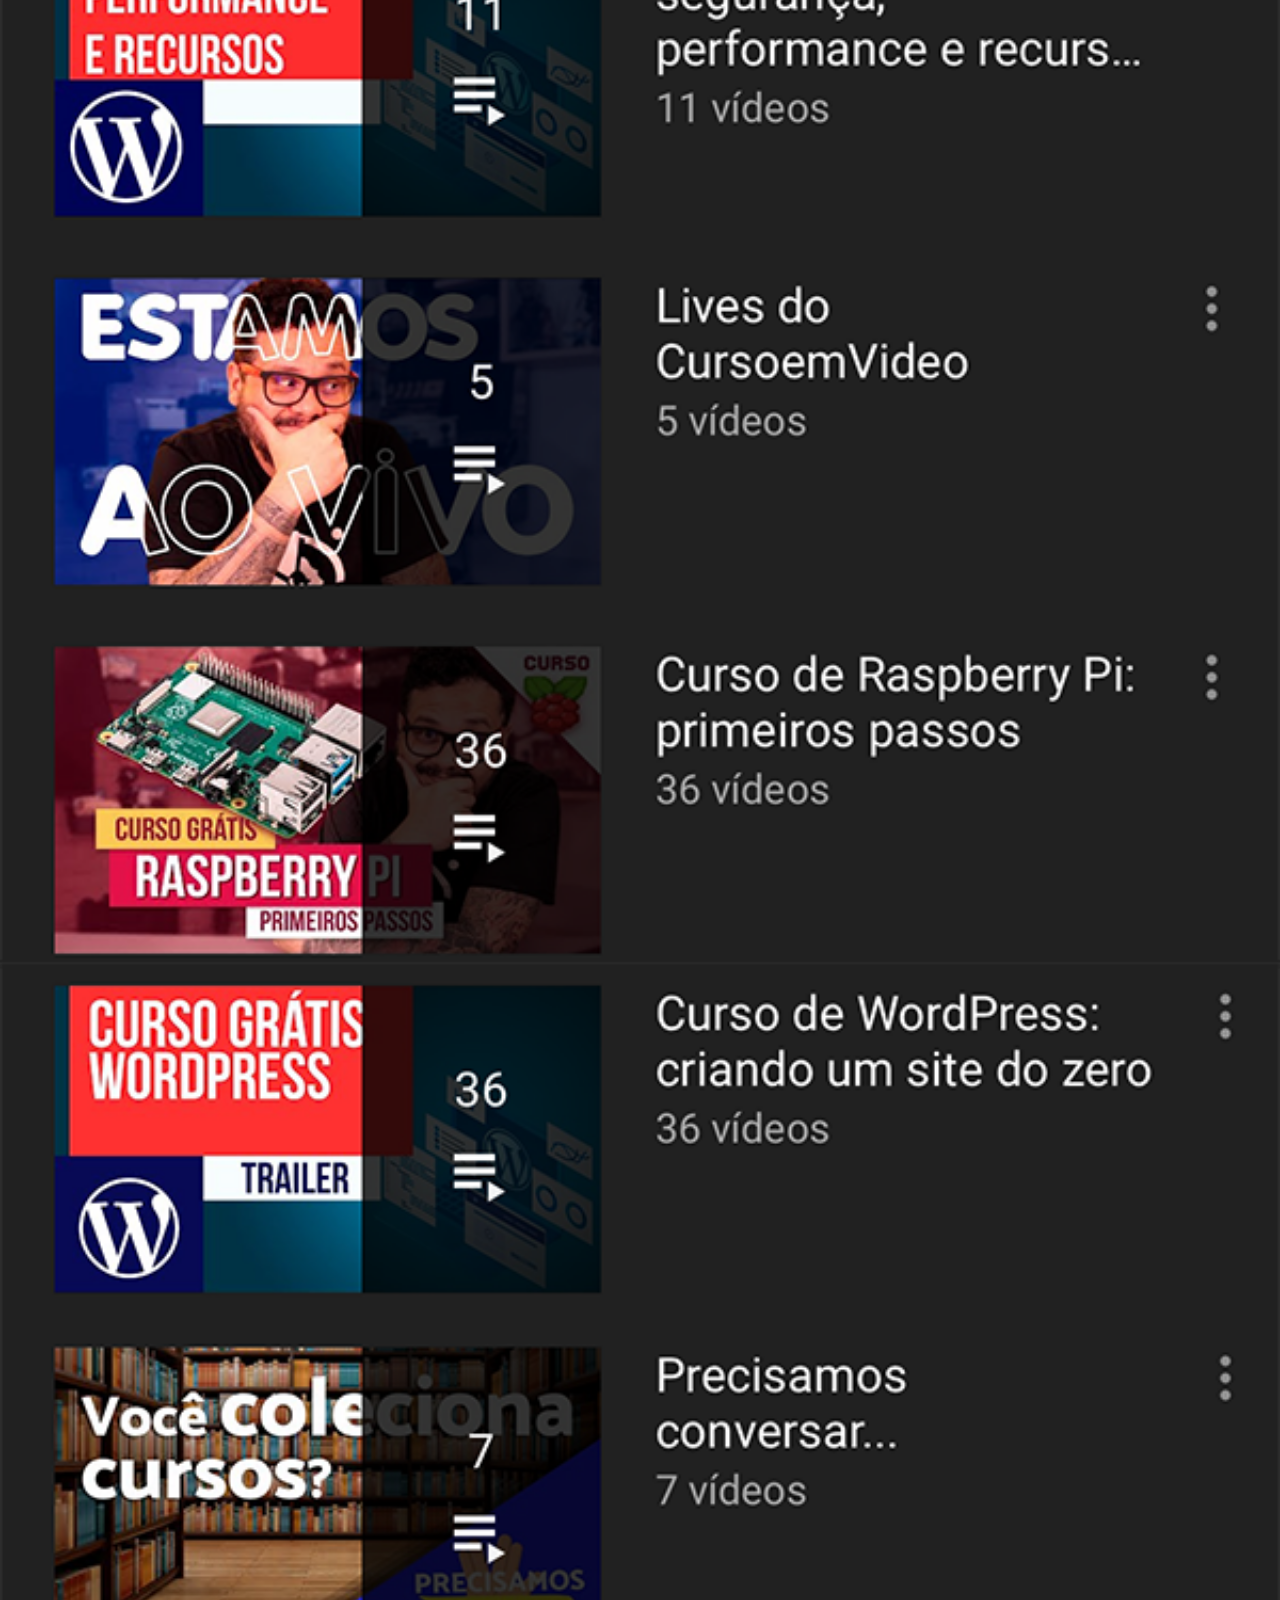
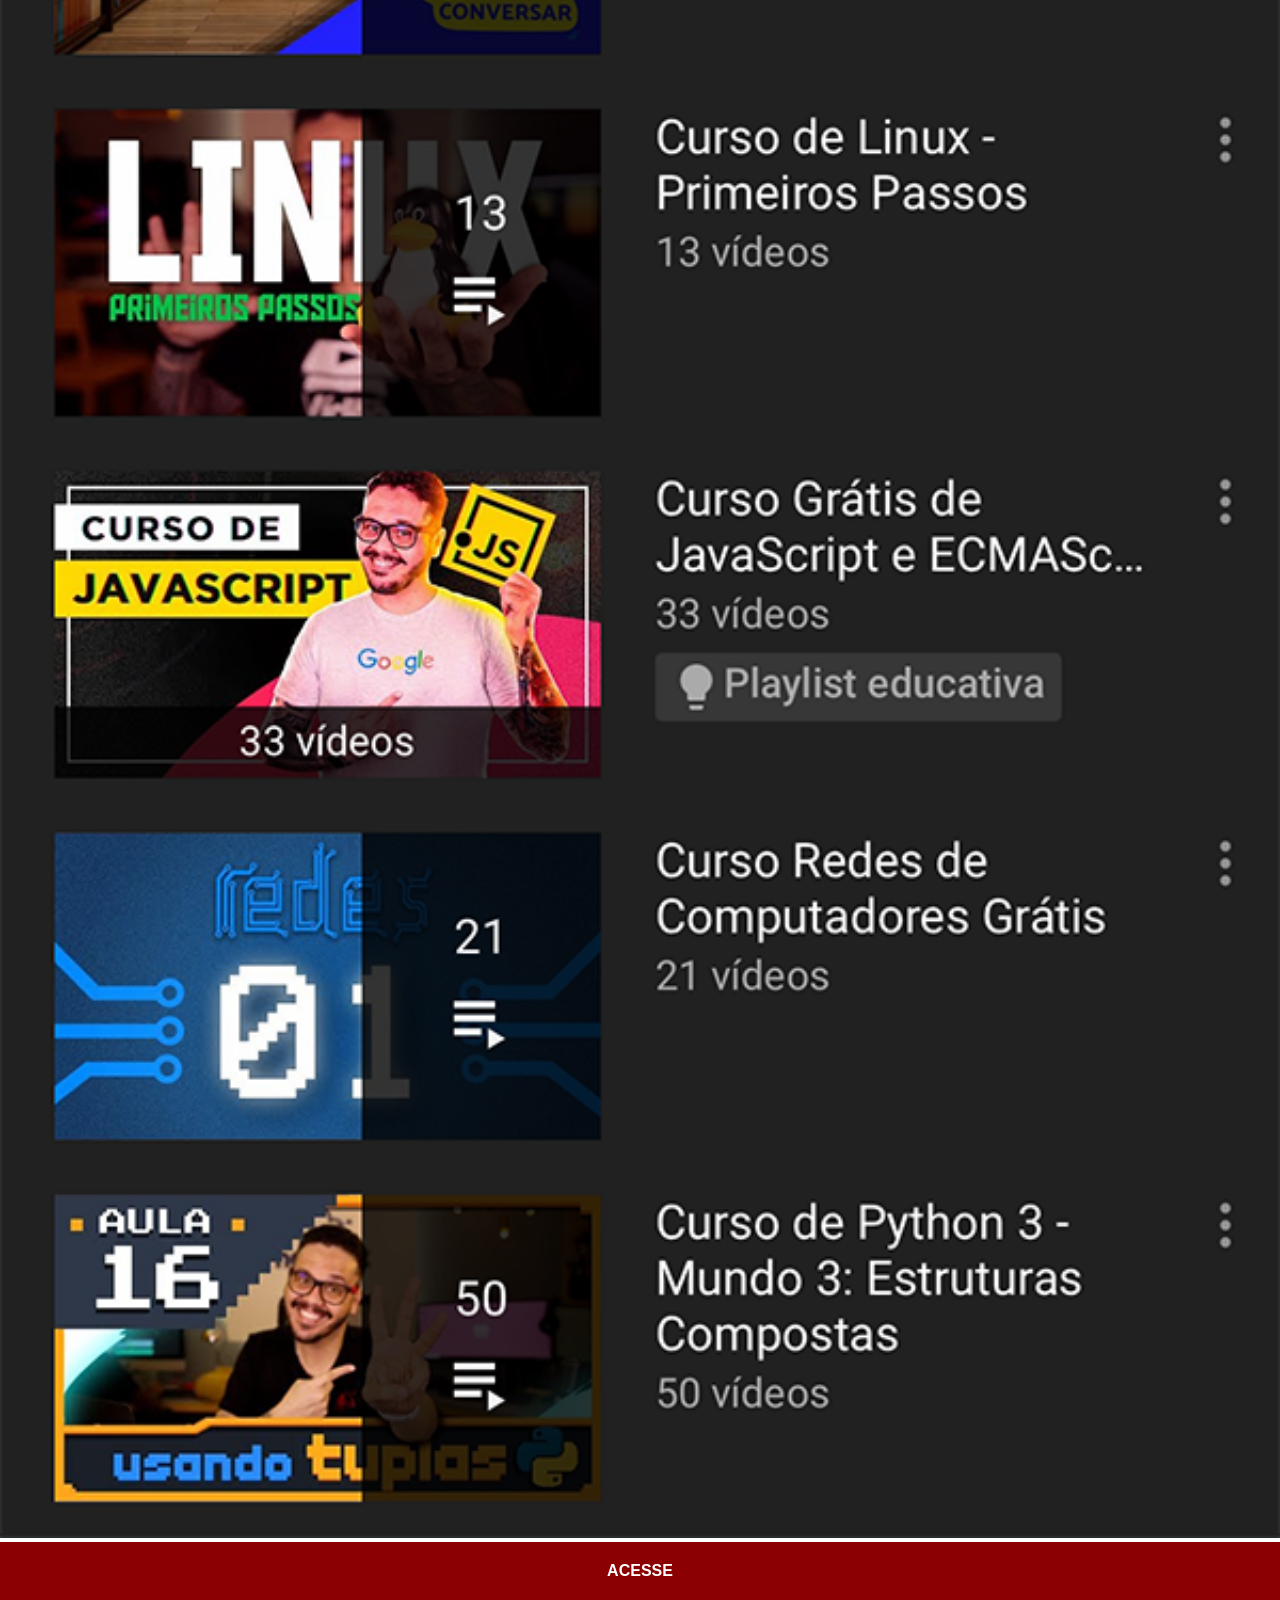
<file: youtube.html>
<!DOCTYPE html>
<html lang="pt-br">
<head>
    <meta charset="UTF-8">
    <meta name="viewport" content="width=device-width, initial-scale=1.0">
    <title>YouTube</title>
    <link rel="stylesheet" href="estilos/socials.css">
</head>
<body>
    <img src="imagens/tela-youtube.png" alt="YouTube">
    <a href="https://www.youtube.com/@cursoemvideo/playlists" target="_blank"> ACESSE</a>
</body>
</html>
</file>
<file: estilos/style.css>
@charset "UTF-8";

*{
    margin: 0px;
    padding: 0px;
    font-family: Arial, Helvetica, sans-serif;
}

html, body{

    height: 100vh;
    width: 100vw;
    background-color: black;
}

body{
    background: url('../imagens/fundo-madeira.jpg')
    no-repeat top center;

    background-size: cover;
    background-attachment: fixed;
}

main{ 
    position: relative;
    height: 100vh;
}


section#telefone{
    position: absolute;
    top: 50%;
    left: 50%;
    transform: translate(-50%, -50%);

    height: 627px;
    width: 311px;
    background-color: azure;
    background: url("../imagens/frame-iphone.png");
}

iframe#tela{
    position: relative;
    top: 80px;
    left: 22px;
    width: 267px;
    height: 471px;
}




section#redes{
    text-align: right;
}



section#redes img{
    width: 50px;
    margin: 10px;
    border-radius: 50%;
    box-shadow: 2px 2px 5px rgba(0, 0, 0, 0.521);
    box-sizing: border-box;
}


section#redes img:hover{
    border: 2px solid rgba(255, 255, 255, 0.685);
    transform: translate(-3px, -3px);
    box-shadow: 5px 5px 10px rgba(0, 0, 0, 0.788);
    transition: transform .3s, border .5s;
}
</file>
<file: estilos/socials.css>
@charset "UTF-8";


         *{
            margin: 0px;
            padding: 0px;
            font-family: Arial, Helvetica, sans-serif;
        }

        

        ::-webkit-scrollbar{
            width: 0px;
            height: 0px;
        }

       
        img{
            width: 100vw;
        }

        a{
            display: block;
            background-color: darkred;
            color: white;
            padding: 20px;
            text-align: center;
            font-weight: bolder;
            text-decoration: none;
        }   

        a:hover{
            background-color: brown;
        }
</file>
